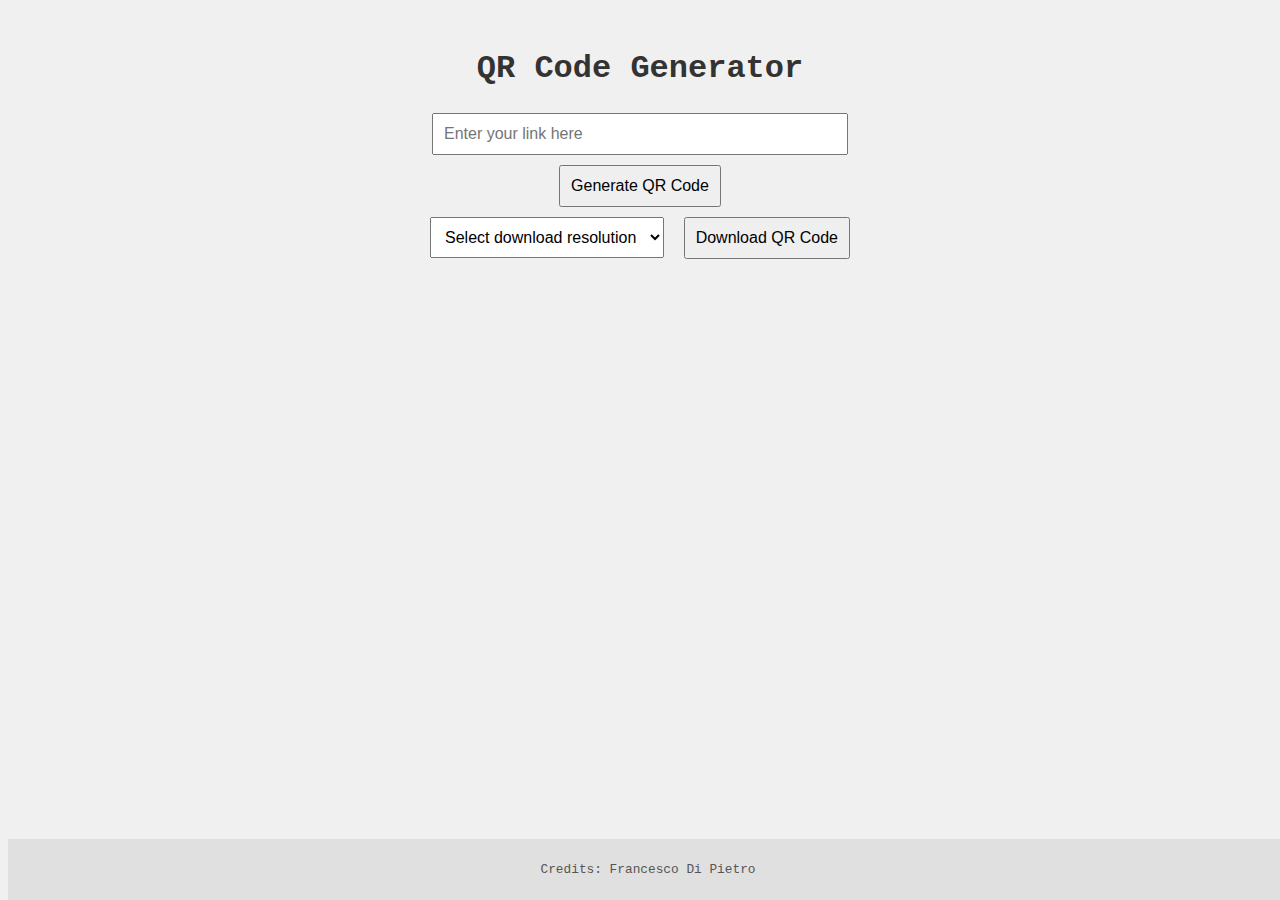
<file: index.html>
<!DOCTYPE html>
<html lang="en">
<head>
  <meta charset="UTF-8">
  <title>QR Code Generator</title>
  <style>
    /* Old-school vibe styling */
    body {
      background-color: #f0f0f0;
      font-family: 'Courier New', Courier, monospace;
      color: #333;
      text-align: center;
      margin-top: 50px;
      padding-bottom: 60px; /* space for footer */
    }
    input, button, select {
      font-size: 1em;
      padding: 10px;
      margin: 5px;
    }
    #qrcode {
      margin-top: 20px;
    }
    /* Center the generated QR code image */
    #qrcode img {
      display: block;
      margin-left: auto;
      margin-right: auto;
    }
    /* Footer styling */
    footer {
      position: fixed;
      bottom: 0;
      width: 100%;
      background-color: #e0e0e0;
      padding: 10px 0;
      font-size: 0.8em;
      color: #555;
    }
  </style>
</head>
<body>
  <h1>QR Code Generator</h1>
  <input id="link" type="text" placeholder="Enter your link here" size="40"/>
  <br/>
  <button id="generate">Generate QR Code</button>
  <br/>
  <!-- Dropdown to choose a resolution for download -->
  <select id="resolution">
    <option value="">Select download resolution</option>
    <option value="256">256 x 256</option>
    <option value="512">512 x 512</option>
    <option value="1024">1024 x 1024</option>
  </select>
  <button id="download">Download QR Code</button>
  <div id="qrcode"></div>
  
  <!-- Include the local qrcode.min.js file -->
  <script src="qrcode.js"></script> 
  <script>
    // Generate the displayed QR code (128x128)
    document.getElementById('generate').addEventListener('click', function() {
      var link = document.getElementById('link').value.trim();
      document.getElementById('qrcode').innerHTML = "";
      if(link) {
        new QRCode(document.getElementById("qrcode"), {
          text: link,
          width: 128,
          height: 128,
          colorDark : "#000000",
          colorLight : "#ffffff",
          correctLevel : QRCode.CorrectLevel.H
        });
      } else {
        alert("Please enter a valid link!");
      }
    });

    // Download button: generate and download QR code in chosen resolution
    document.getElementById('download').addEventListener('click', function() {
      var link = document.getElementById('link').value.trim();
      var res = document.getElementById('resolution').value;
      if(!link) {
        alert("Please enter a valid link!");
        return;
      }
      if(!res) {
        alert("Please select a download resolution from the dropdown!");
        return;
      }
      // Create a temporary hidden container for generating the high-res QR code
      var tempDiv = document.createElement("div");
      tempDiv.style.visibility = "hidden";
      document.body.appendChild(tempDiv);
      // Generate the QR code at the chosen resolution
      new QRCode(tempDiv, {
        text: link,
        width: parseInt(res),
        height: parseInt(res),
        colorDark : "#000000",
        colorLight : "#ffffff",
        correctLevel : QRCode.CorrectLevel.H
      });
      // Give the library a moment to render the QR code
      setTimeout(function() {
        var img = tempDiv.getElementsByTagName("img")[0];
        if(!img) {
          alert("Failed to generate QR code image!");
          document.body.removeChild(tempDiv);
          return;
        }
        // Create a temporary link to trigger the download
        var a = document.createElement("a");
        a.href = img.src;
        a.download = "qrcode_" + res + "x" + res + ".png";
        document.body.appendChild(a);
        a.click();
        // Cleanup
        document.body.removeChild(a);
        document.body.removeChild(tempDiv);
      }, 100);
    });
  </script>

  <!-- Footer with credits and donation address -->
  <footer>
    <p>Credits: Francesco Di Pietro</p>
  </footer>
</body>
</html>
</file>
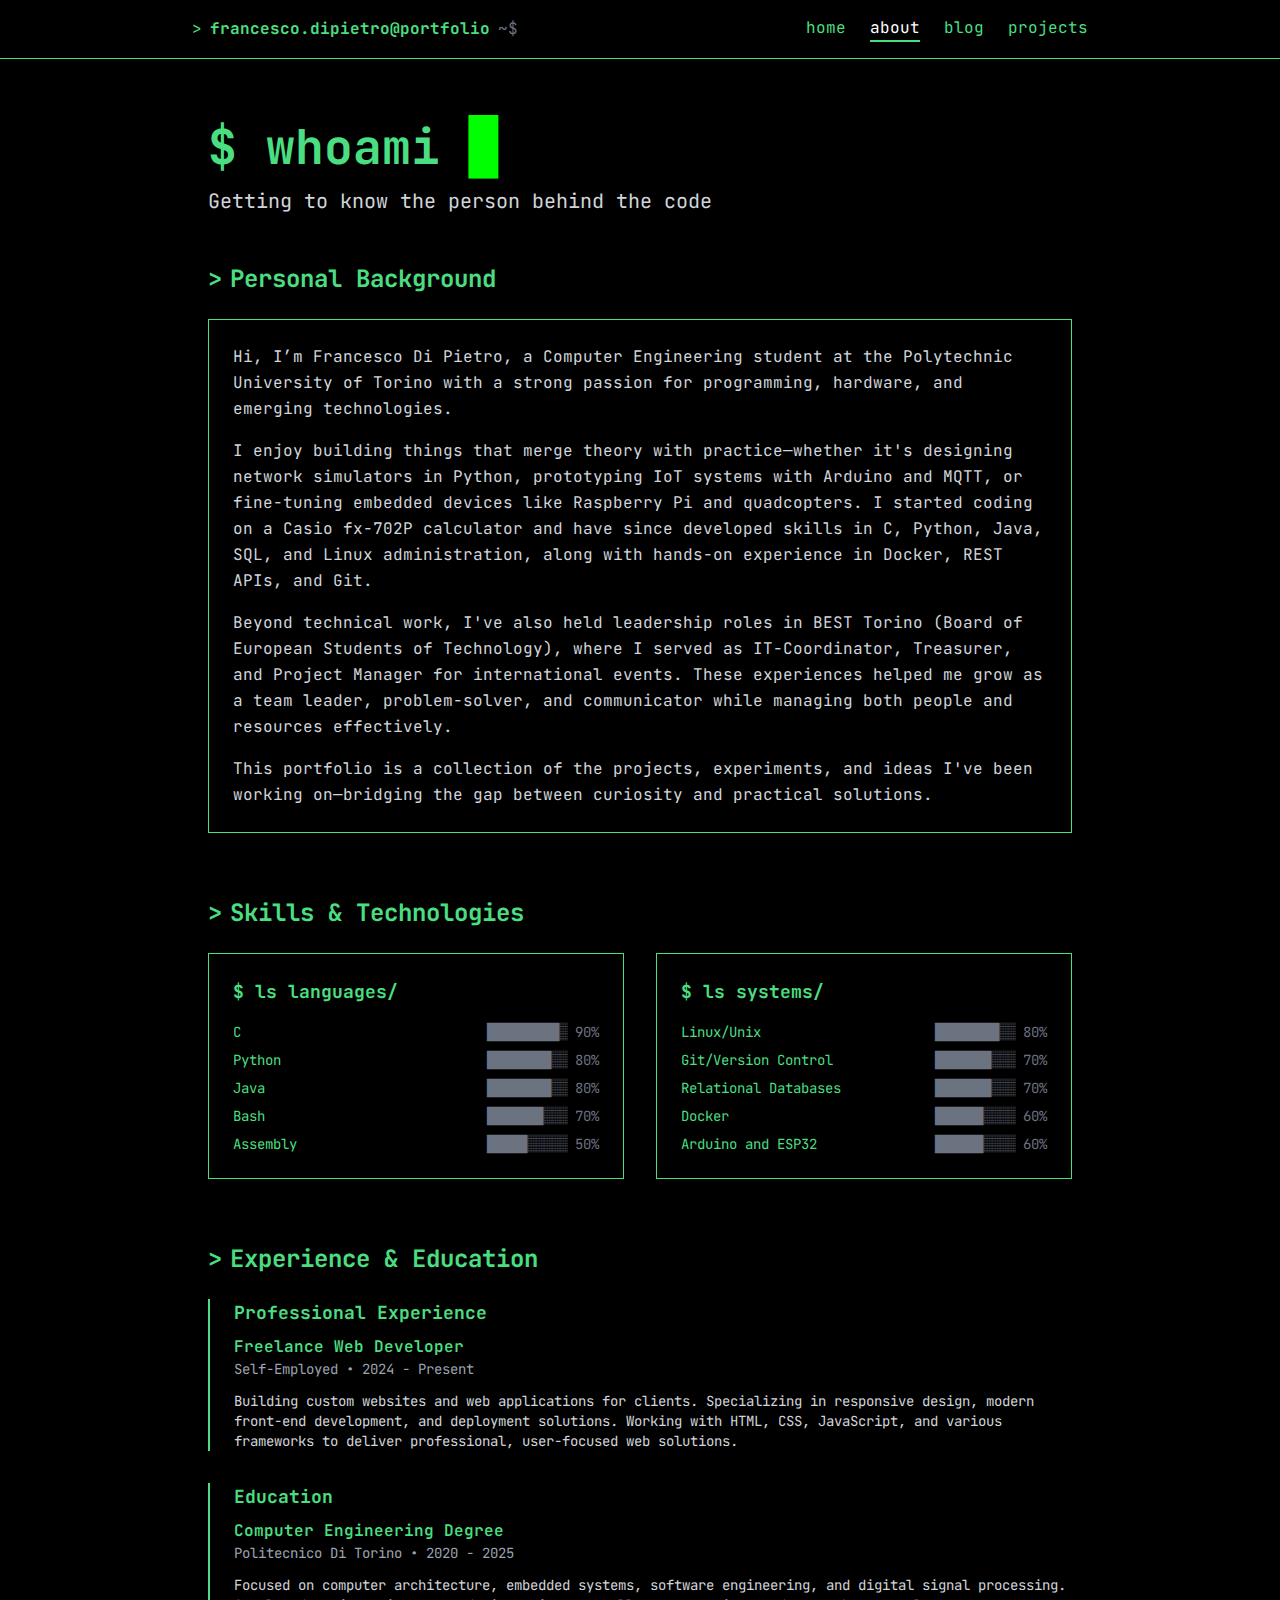
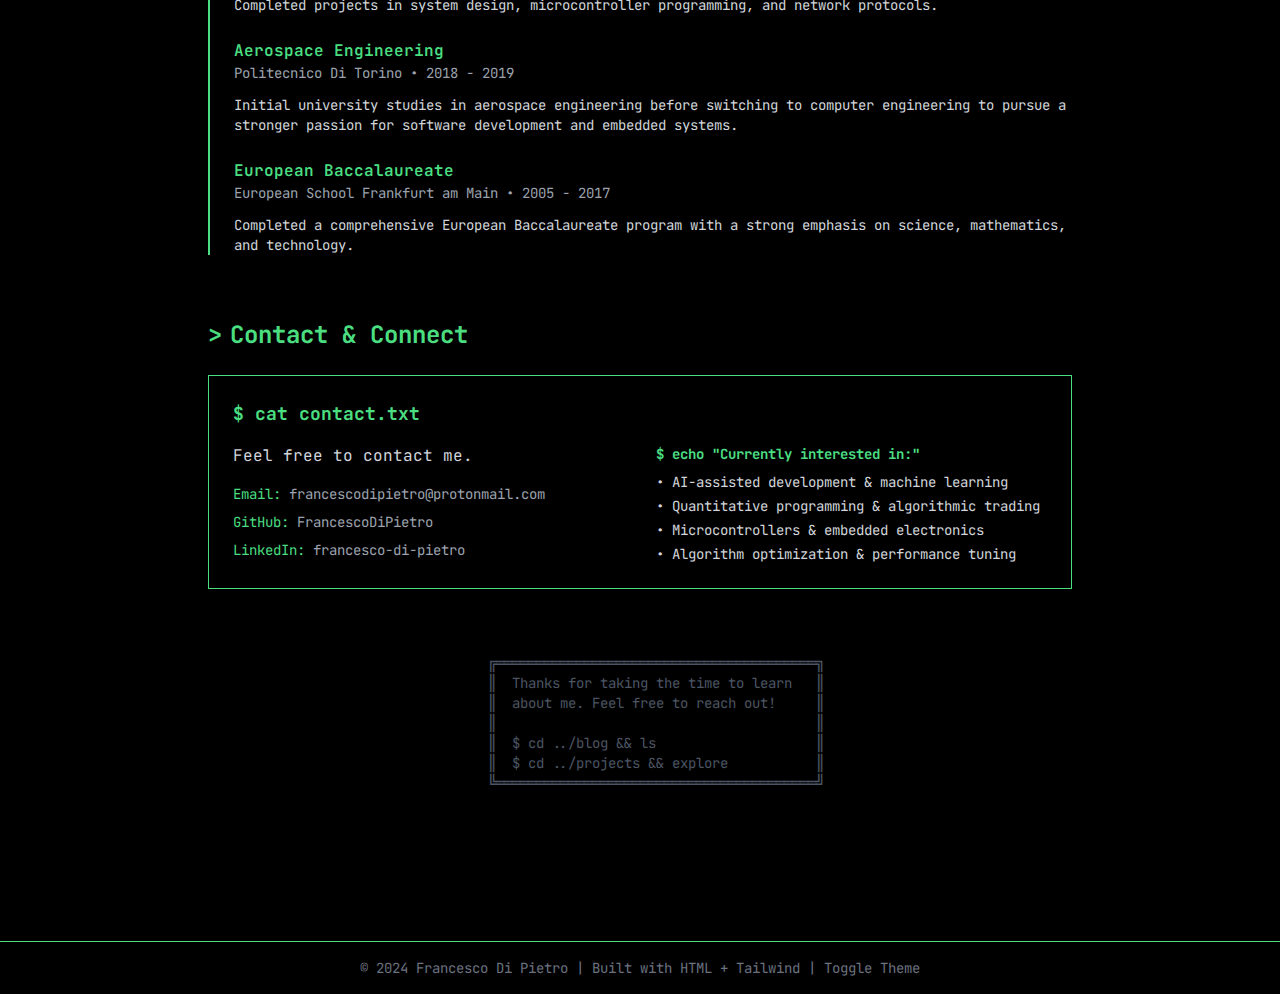
<file: about.html>
<!DOCTYPE html>
<html lang="en">

<head>
    <meta charset="UTF-8">
    <meta name="viewport" content="width=device-width, initial-scale=1.0">
    <title>About | Francesco Di Pietro | Computer Engineer</title>
    <link rel="icon" type="image/svg+xml" href="assets/favicon.svg">

    <!-- SEO Meta Tags -->
    <meta name="description"
        content="Learn about Francesco Di Pietro, Computer Engineer. Background, skills, experience, and what drives my passion for engineering and technology.">
    <meta name="keywords" content="computer engineer, about, experience, skills, education, career">

    <!-- Google Fonts - JetBrains Mono -->
    <link rel="preconnect" href="https://fonts.googleapis.com">
    <link rel="preconnect" href="https://fonts.gstatic.com" crossorigin>
    <link href="https://fonts.googleapis.com/css2?family=JetBrains+Mono:ital,wght@0,400;0,500;0,700;1,400&display=swap"
        rel="stylesheet">

    <!-- Tailwind CSS (Local) -->
    <link rel="stylesheet" href="assets/css/tailwind.css">

    <!-- Initialize theme early to prevent flash -->
    <script>
        // Apply theme immediately to prevent flash
        const savedTheme = localStorage.getItem('theme') || 'dark';
        if (savedTheme === 'dark') {
            document.documentElement.classList.add('dark');
        }
    </script>
</head>

<body class="bg-white dark:bg-black text-black dark:text-green-400 min-h-screen">
    <!-- Navigation -->
    <nav class="p-4 border-b border-gray-800 dark:border-green-400">
        <div class="max-w-4xl mx-auto flex justify-between items-center">
            <div class="flex items-center space-x-2">
                <span class="text-gray-800 dark:text-green-400">></span>
                <a href="index.html"
                    class="font-bold hover:text-black dark:hover:text-white transition-colors">francesco.dipietro@portfolio</a>
                <span class="text-gray-600 dark:text-gray-500">~$</span>
            </div>

            <div class="hidden md:flex space-x-6">
                <a href="index.html"
                    class="text-gray-600 dark:text-green-400 hover:text-black dark:hover:text-white transition-colors">home</a>
                <a href="about.html"
                    class="text-black dark:text-white border-b-2 border-gray-800 dark:border-green-400">about</a>
                <a href="blog.html"
                    class="text-gray-600 dark:text-green-400 hover:text-black dark:hover:text-white transition-colors">blog</a>
                <a href="projects.html"
                    class="text-gray-600 dark:text-green-400 hover:text-black dark:hover:text-white transition-colors">projects</a>
            </div>

            <!-- Mobile menu button -->
            <button id="mobile-menu-btn" class="md:hidden" aria-label="Toggle navigation menu">
                <span class="text-gray-800 dark:text-green-400">☰</span>
            </button>
        </div>

        <!-- Mobile menu -->
        <div id="mobile-menu" class="hidden md:hidden mt-4 space-y-2">
            <a href="index.html"
                class="block text-gray-600 dark:text-green-400 hover:text-black dark:hover:text-white transition-colors">home</a>
            <a href="about.html" class="block text-black dark:text-white">about</a>
            <a href="blog.html"
                class="block text-gray-600 dark:text-green-400 hover:text-black dark:hover:text-white transition-colors">blog</a>
            <a href="projects.html"
                class="block text-gray-600 dark:text-green-400 hover:text-black dark:hover:text-white transition-colors">projects</a>
        </div>
    </nav>

    <!-- Main Content -->
    <main class="max-w-4xl mx-auto p-4">
        <!-- Header -->
        <section class="my-12">
            <h1 class="text-4xl md:text-5xl font-bold mb-4">
                <span class="text-gray-800 dark:text-green-400">$ whoami</span>
                <span class="terminal-cursor"></span>
            </h1>
            <p class="text-xl text-gray-700 dark:text-gray-300">Getting to know the person behind the code</p>
        </section>

        <!-- Personal Background -->
        <section class="mb-16">
            <h2 class="text-2xl font-bold mb-6 flex items-center">
                <span class="text-gray-800 dark:text-green-400">></span>
                <span class="ml-2">Personal Background</span>
            </h2>

            <div class="border border-gray-800 dark:border-green-400 p-6 mb-6">
                <p class="mb-4 text-gray-600 dark:text-gray-300 leading-relaxed">
                    Hi, I’m Francesco Di Pietro, a Computer Engineering student at the Polytechnic University of Torino
                    with a strong passion for programming, hardware, and emerging technologies.
                </p>

                <p class="mb-4 text-gray-600 dark:text-gray-300 leading-relaxed">
                    I enjoy building things that merge theory with practice—whether it's designing
                    network simulators in Python, prototyping IoT systems with Arduino and MQTT, or
                    fine-tuning embedded devices like Raspberry Pi and quadcopters. I started coding
                    on a Casio fx-702P calculator and have since developed skills in C, Python, Java, SQL,
                    and Linux administration, along with hands-on experience in Docker, REST APIs, and Git.
                </p>

                <p class="mb-4 text-gray-600 dark:text-gray-300 leading-relaxed">
                    Beyond technical work, I've also held leadership roles in BEST Torino (Board of European Students
                    of Technology), where I served as IT-Coordinator, Treasurer, and Project Manager for
                    international events. These experiences helped me grow as a team leader, problem-solver,
                    and communicator while managing both people and resources effectively.
                </p>

                <p class="text-gray-600 dark:text-gray-300 leading-relaxed">
                    This portfolio is a collection of the projects, experiments, and ideas I've been working
                    on—bridging the gap between curiosity and practical solutions.
                </p>
            </div>
        </section>

        <!-- Skills & Technologies -->
        <section class="mb-16">
            <h2 class="text-2xl font-bold mb-6 flex items-center">
                <span class="text-gray-800 dark:text-green-400">></span>
                <span class="ml-2">Skills & Technologies</span>
            </h2>

            <!-- Skills Grid -->
            <div class="grid md:grid-cols-2 gap-8">
                <!-- Programming Languages -->
                <div class="border border-gray-800 dark:border-green-400 p-6">
                    <h3 class="text-lg font-bold mb-4 text-gray-800 dark:text-green-400">$ ls languages/</h3>
                    <div class="space-y-2 text-sm">
                        <div class="flex justify-between">
                            <span>C</span>
                            <span class="text-gray-500 dark:text-gray-500">█████████░ 90%</span>
                        </div>
                        <div class="flex justify-between">
                            <span>Python</span>
                            <span class="text-gray-500">████████░░ 80%</span>
                        </div>
                        <div class="flex justify-between">
                            <span>Java</span>
                            <span class="text-gray-500">████████░░ 80%</span>
                        </div>
                        <div class="flex justify-between">
                            <span>Bash</span>
                            <span class="text-gray-500">███████░░░ 70%</span>
                        </div>
                        <div class="flex justify-between">
                            <span>Assembly</span>
                            <span class="text-gray-500">█████░░░░░ 50%</span>
                        </div>
                    </div>
                </div>

                <!-- Systems & Tools -->
                <div class="border border-gray-800 dark:border-green-400 p-6">
                    <h3 class="text-lg font-bold mb-4 text-gray-800 dark:text-green-400">$ ls systems/</h3>
                    <div class="space-y-2 text-sm">
                        <div class="flex justify-between">
                            <span>Linux/Unix</span>
                            <span class="text-gray-500">████████░░ 80%</span>
                        </div>
                        <div class="flex justify-between">
                            <span>Git/Version Control</span>
                            <span class="text-gray-500">███████░░░ 70%</span>
                        </div>
                        <div class="flex justify-between">
                            <span>Relational Databases</span>
                            <span class="text-gray-500">███████░░░ 70%</span>
                        </div>
                        <div class="flex justify-between">
                            <span>Docker</span>
                            <span class="text-gray-500">██████░░░░ 60%</span>
                        </div>
                        <div class="flex justify-between">
                            <span>Arduino and ESP32</span>
                            <span class="text-gray-500">██████░░░░ 60%</span>
                        </div>
                    </div>
                </div>
            </div>

        </section>

        <!-- Experience & Education -->
        <section class="mb-16">
            <h2 class="text-2xl font-bold mb-6 flex items-center">
                <span class="text-gray-800 dark:text-green-400">></span>
                <span class="ml-2">Experience & Education</span>
            </h2>

            <!-- Timeline Style Experience -->
            <div class="space-y-8">
                <div class="border-l-2 border-gray-800 dark:border-green-400 pl-6">
                    <h3 class="text-lg font-bold text-gray-800 dark:text-green-400 mb-2">Professional Experience</h3>
                    <p class="font-semibold">Freelance Web Developer</p>
                    <p class="text-gray-600 dark:text-gray-400 text-sm mb-3">Self-Employed • 2024 - Present</p>
                    <p class="text-gray-600 dark:text-gray-300 text-sm">
                        Building custom websites and web applications for clients. Specializing in
                        responsive design, modern front-end development, and deployment solutions.
                        Working with HTML, CSS, JavaScript, and various frameworks to deliver
                        professional, user-focused web solutions.
                    </p>
                </div>

                <div class="border-l-2 border-gray-800 dark:border-green-400 pl-6">
                    <h3 class="text-lg font-bold text-gray-800 dark:text-green-400 mb-2">Education</h3>
                    <p class="font-semibold">Computer Engineering Degree</p>
                    <p class="text-gray-600 dark:text-gray-400 text-sm mb-3">Politecnico Di Torino • 2020 - 2025</p>
                    <p class="text-gray-600 dark:text-gray-300 text-sm mb-6">
                        Focused on computer architecture, embedded systems, software engineering,
                        and digital signal processing. Completed projects in system design,
                        microcontroller programming, and network protocols.
                    </p>
                    <p class="font-semibold">Aerospace Engineering</p>
                    <p class="text-gray-600 dark:text-gray-400 text-sm mb-3">Politecnico Di Torino • 2018 - 2019</p>
                    <p class="text-gray-600 dark:text-gray-300 text-sm mb-6">
                        Initial university studies in aerospace engineering before switching to
                        computer engineering to pursue a stronger passion for software development
                        and embedded systems.
                    </p>
                    <p class="font-semibold">European Baccalaureate</p>
                    <p class="text-gray-600 dark:text-gray-400 text-sm mb-3">European School Frankfurt am Main • 2005 -
                        2017</p>
                    <p class="text-gray-600 dark:text-gray-300 text-sm">
                        Completed a comprehensive European Baccalaureate program with a strong emphasis on science,
                        mathematics, and technology.
                    </p>
                </div>

            </div>
        </section>

        <!-- Contact Information -->
        <section class="mb-16">
            <h2 class="text-2xl font-bold mb-6 flex items-center">
                <span class="text-gray-800 dark:text-green-400">></span>
                <span class="ml-2">Contact & Connect</span>
            </h2>

            <div class="border border-gray-800 dark:border-green-400 p-6">
                <h3 class="text-lg font-bold mb-4 text-gray-800 dark:text-green-400">$ cat contact.txt</h3>

                <div class="grid md:grid-cols-2 gap-8">
                    <div>
                        <p class="mb-4 text-gray-600 dark:text-gray-300">
                            Feel free to contact me.
                        </p>

                        <div class="space-y-2 text-sm">
                            <p><span class="text-gray-800 dark:text-green-400">Email:</span> <a
                                    href="mailto:francescodipietro@protonmail.com"
                                    class="text-gray-600 dark:text-gray-400 hover:text-black dark:hover:text-white transition-colors">francescodipietro@protonmail.com</a>
                            </p>
                            <p><span class="text-gray-800 dark:text-green-400">GitHub:</span> <a
                                    href="https://github.com/FrancescoDiPietro" target="_blank"
                                    rel="noopener noreferrer"
                                    class="text-gray-600 dark:text-gray-400 hover:text-black dark:hover:text-white transition-colors">FrancescoDiPietro</a>
                            </p>
                            <p><span class="text-gray-800 dark:text-green-400">LinkedIn:</span> <a
                                    href="https://www.linkedin.com/in/francesco-di-pietro-48868b256/" target="_blank"
                                    rel="noopener noreferrer"
                                    class="text-gray-600 dark:text-gray-400 hover:text-black dark:hover:text-white transition-colors">francesco-di-pietro</a>
                            </p>
                        </div>
                    </div>

                    <div class="text-sm">
                        <h4 class="font-bold mb-2 text-gray-800 dark:text-green-400">$ echo "Currently interested in:"
                        </h4>
                        <ul class="space-y-1 text-gray-600 dark:text-gray-300">
                            <li>• AI-assisted development & machine learning</li>
                            <li>• Quantitative programming & algorithmic trading</li>
                            <li>• Microcontrollers & embedded electronics</li>
                            <li>• Algorithm optimization & performance tuning</li>
                        </ul>
                    </div>
                </div>
            </div>
        </section>

        <!-- ASCII Art Divider -->
        <div class="text-center text-gray-600 dark:text-gray-600 text-sm my-12">
            <pre>
    ╔════════════════════════════════════════╗
    ║  Thanks for taking the time to learn   ║
    ║  about me. Feel free to reach out!     ║
    ║                                        ║
    ║  $ cd ../blog && ls                    ║
    ║  $ cd ../projects && explore           ║
    ╚════════════════════════════════════════╝
            </pre>
        </div>
    </main>

    <!-- Footer -->
    <footer class="border-t border-gray-800 dark:border-green-400 mt-16 p-4">
        <div class="max-w-4xl mx-auto text-center text-gray-500 text-sm">
            <p>© 2024 Francesco Di Pietro | Built with HTML + Tailwind |
                <a href="#" id="theme-toggle" class="hover:text-gray-800 dark:hover:text-green-400 transition-colors"
                    aria-label="Toggle dark/light theme" role="button">Toggle Theme</a>
            </p>
        </div>
    </footer>

    <!-- Shared JavaScript -->
    <script src="assets/js/main.js"></script>
</body>

</html>
</file>
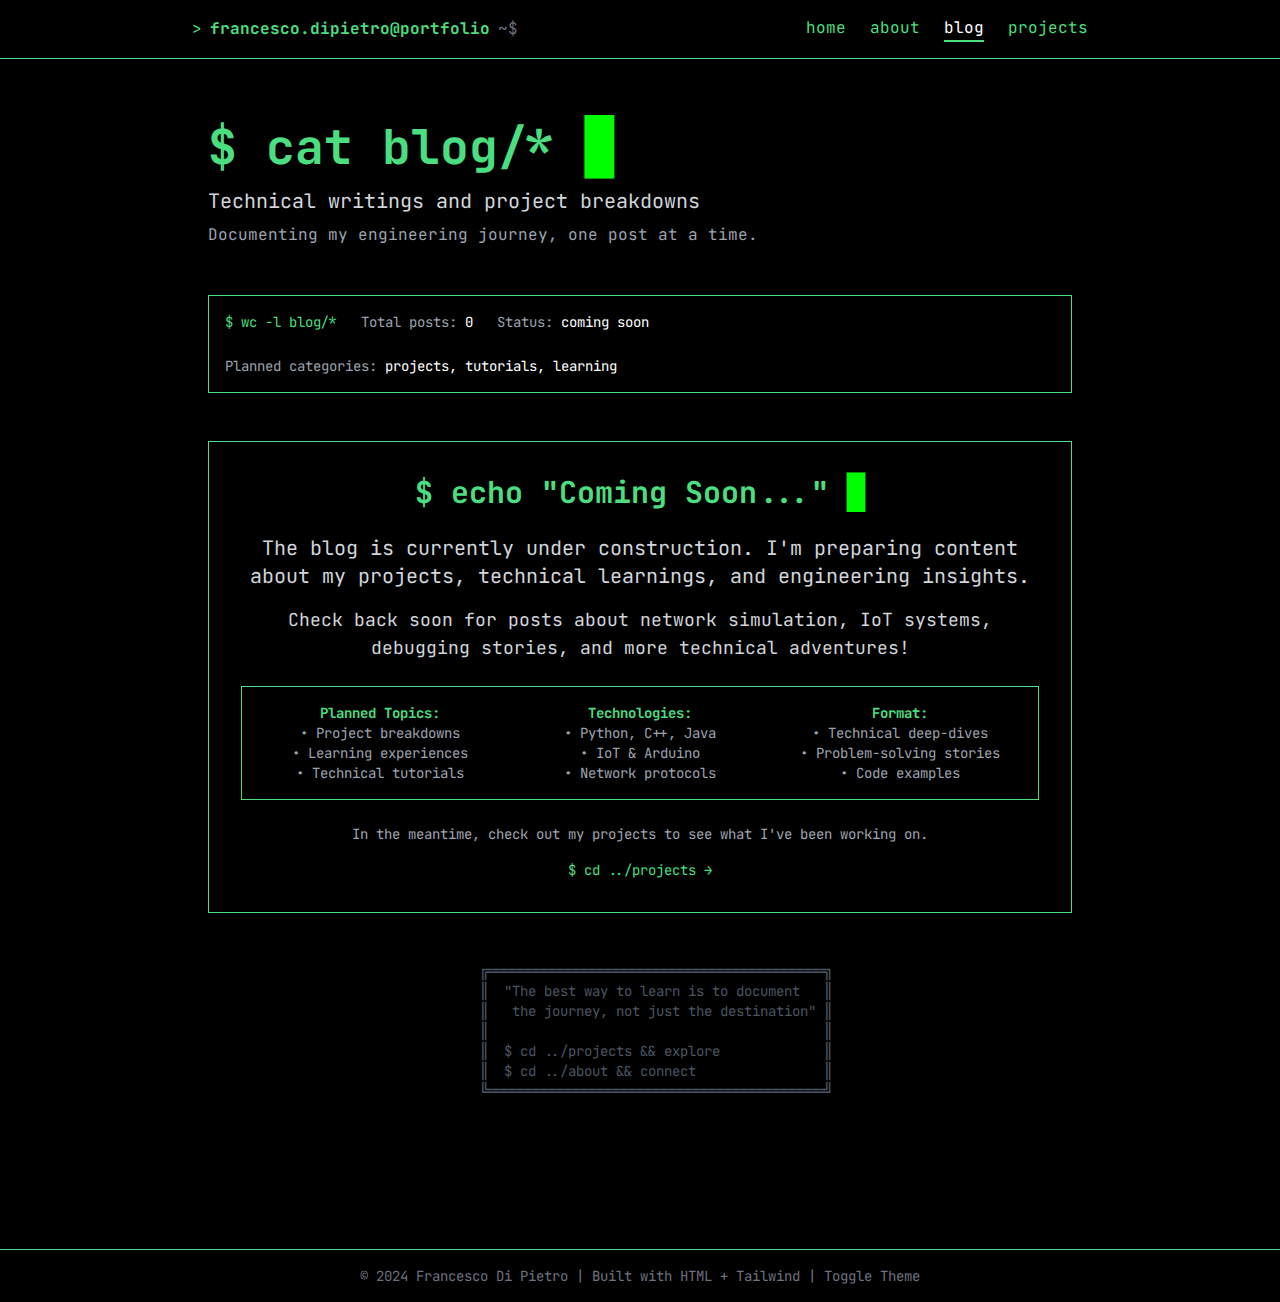
<file: blog.html>
<!DOCTYPE html>
<html lang="en">

<head>
    <meta charset="UTF-8">
    <meta name="viewport" content="width=device-width, initial-scale=1.0">
    <title>Blog | Francesco Di Pietro | Computer Engineer</title>
    <link rel="icon" type="image/svg+xml" href="assets/favicon.svg">

    <!-- SEO Meta Tags -->
    <meta name="description"
        content="Technical blog by Francesco Di Pietro, Computer Engineer. Project breakdowns, learning experiences, and engineering insights.">
    <meta name="keywords" content="computer engineer, technical blog, programming, projects, engineering">

    <!-- Google Fonts - JetBrains Mono -->
    <link rel="preconnect" href="https://fonts.googleapis.com">
    <link rel="preconnect" href="https://fonts.gstatic.com" crossorigin>
    <link href="https://fonts.googleapis.com/css2?family=JetBrains+Mono:ital,wght@0,400;0,500;0,700;1,400&display=swap"
        rel="stylesheet">

    <!-- Tailwind CSS (Local) -->
    <link rel="stylesheet" href="assets/css/tailwind.css">

    <!-- Initialize theme early to prevent flash -->
    <script>
        // Apply theme immediately to prevent flash
        const savedTheme = localStorage.getItem('theme') || 'dark';
        if (savedTheme === 'dark') {
            document.documentElement.classList.add('dark');
        }
    </script>
</head>

<body class="bg-white dark:bg-black text-black dark:text-green-400 min-h-screen">
    <!-- Navigation -->
    <nav class="p-4 border-b border-gray-800 dark:border-green-400">
        <div class="max-w-4xl mx-auto flex justify-between items-center">
            <div class="flex items-center space-x-2">
                <span class="text-gray-800 dark:text-green-400">></span>
                <a href="index.html"
                    class="font-bold hover:text-black dark:hover:text-white transition-colors">francesco.dipietro@portfolio</a>
                <span class="text-gray-600 dark:text-gray-500">~$</span>
            </div>

            <div class="hidden md:flex space-x-6">
                <a href="index.html"
                    class="text-gray-600 dark:text-green-400 hover:text-black dark:hover:text-white transition-colors">home</a>
                <a href="about.html"
                    class="text-gray-600 dark:text-green-400 hover:text-black dark:hover:text-white transition-colors">about</a>
                <a href="blog.html"
                    class="text-black dark:text-white border-b-2 border-gray-800 dark:border-green-400">blog</a>
                <a href="projects.html"
                    class="text-gray-600 dark:text-green-400 hover:text-black dark:hover:text-white transition-colors">projects</a>
            </div>

            <!-- Mobile menu button -->
            <button id="mobile-menu-btn" class="md:hidden" aria-label="Toggle navigation menu">
                <span class="text-gray-800 dark:text-green-400">☰</span>
            </button>
        </div>

        <!-- Mobile menu -->
        <div id="mobile-menu" class="hidden md:hidden mt-4 space-y-2">
            <a href="index.html"
                class="block text-gray-600 dark:text-green-400 hover:text-black dark:hover:text-white transition-colors">home</a>
            <a href="about.html"
                class="block text-gray-600 dark:text-green-400 hover:text-black dark:hover:text-white transition-colors">about</a>
            <a href="blog.html" class="block text-black dark:text-white">blog</a>
            <a href="projects.html"
                class="block text-gray-600 dark:text-green-400 hover:text-black dark:hover:text-white transition-colors">projects</a>
        </div>
    </nav>

    <!-- Main Content -->
    <main class="max-w-4xl mx-auto p-4">
        <!-- Header -->
        <section class="my-12">
            <h1 class="text-4xl md:text-5xl font-bold mb-4">
                <span class="text-gray-800 dark:text-green-400">$ cat blog/*</span>
                <span class="terminal-cursor"></span>
            </h1>
            <p class="text-xl text-gray-700 dark:text-gray-300">Technical writings and project breakdowns</p>
            <p class="text-gray-600 dark:text-gray-400 mt-2">
                Documenting my engineering journey, one post at a time.
            </p>
        </section>

        <!-- Blog Stats -->
        <section class="mb-12">
            <div class="border border-gray-800 dark:border-green-400 p-4 text-sm">
                <div class="flex flex-wrap gap-6">
                    <div>
                        <span class="text-gray-800 dark:text-green-400">$ wc -l blog/*</span>
                    </div>
                    <div>
                        <span class="text-gray-600 dark:text-gray-400">Total posts:</span> <span
                            class="text-black dark:text-white">0</span>
                    </div>
                    <div>
                        <span class="text-gray-600 dark:text-gray-400">Status:</span> <span
                            class="text-black dark:text-white">coming soon</span>
                    </div>
                    <div>
                        <span class="text-gray-600 dark:text-gray-400">Planned categories:</span> <span
                            class="text-black dark:text-white">projects, tutorials, learning</span>
                    </div>
                </div>
            </div>
        </section>

        <!-- Coming Soon Section -->
        <section class="space-y-8">
            <!-- Coming Soon Message -->
            <article class="border border-gray-800 dark:border-green-400 p-8 text-center">
                <header class="mb-6">
                    <h2 class="text-3xl font-bold mb-4 text-gray-800 dark:text-green-400">
                        $ echo "Coming Soon..."
                        <span class="terminal-cursor"></span>
                    </h2>
                </header>

                <div class="mb-6 text-gray-600 dark:text-gray-300">
                    <p class="text-xl mb-4">
                        The blog is currently under construction. I'm preparing content about my projects,
                        technical learnings, and engineering insights.
                    </p>
                    <p class="text-lg">
                        Check back soon for posts about network simulation, IoT systems, debugging stories,
                        and more technical adventures!
                    </p>
                </div>

                <div
                    class="text-sm border border-gray-800 dark:border-green-400 p-4 mb-6 text-gray-600 dark:text-gray-400">
                    <div class="grid md:grid-cols-3 gap-4">
                        <div>
                            <strong class="text-gray-800 dark:text-green-400">Planned Topics:</strong><br>
                            • Project breakdowns<br>
                            • Learning experiences<br>
                            • Technical tutorials
                        </div>
                        <div>
                            <strong class="text-gray-800 dark:text-green-400">Technologies:</strong><br>
                            • Python, C++, Java<br>
                            • IoT & Arduino<br>
                            • Network protocols
                        </div>
                        <div>
                            <strong class="text-gray-800 dark:text-green-400">Format:</strong><br>
                            • Technical deep-dives<br>
                            • Problem-solving stories<br>
                            • Code examples
                        </div>
                    </div>
                </div>

                <footer class="text-sm">
                    <p class="text-gray-600 dark:text-gray-400 mb-4">
                        In the meantime, check out my projects to see what I've been working on.
                    </p>
                    <a href="projects.html"
                        class="text-gray-800 dark:text-green-400 hover:text-black dark:hover:text-white transition-colors">
                        $ cd ../projects →
                    </a>
                </footer>
            </article>
        </section>

        <!-- ASCII Art Divider -->
        <div class="text-center text-gray-600 dark:text-gray-600 text-sm my-12">
            <pre>
    ╔══════════════════════════════════════════╗
    ║  "The best way to learn is to document   ║
    ║   the journey, not just the destination" ║
    ║                                          ║
    ║  $ cd ../projects && explore             ║
    ║  $ cd ../about && connect                ║
    ╚══════════════════════════════════════════╝
            </pre>
        </div>
    </main>

    <!-- Footer -->
    <footer class="border-t border-gray-800 dark:border-green-400 mt-16 p-4">
        <div class="max-w-4xl mx-auto text-center text-gray-500 text-sm">
            <p>© 2024 Francesco Di Pietro | Built with HTML + Tailwind |
                <a href="#" id="theme-toggle" class="hover:text-gray-800 dark:hover:text-green-400 transition-colors"
                    aria-label="Toggle dark/light theme" role="button">Toggle Theme</a>
            </p>
        </div>
    </footer>

    <!-- Shared JavaScript -->
    <script src="assets/js/main.js"></script>
</body>

</html>
</file>
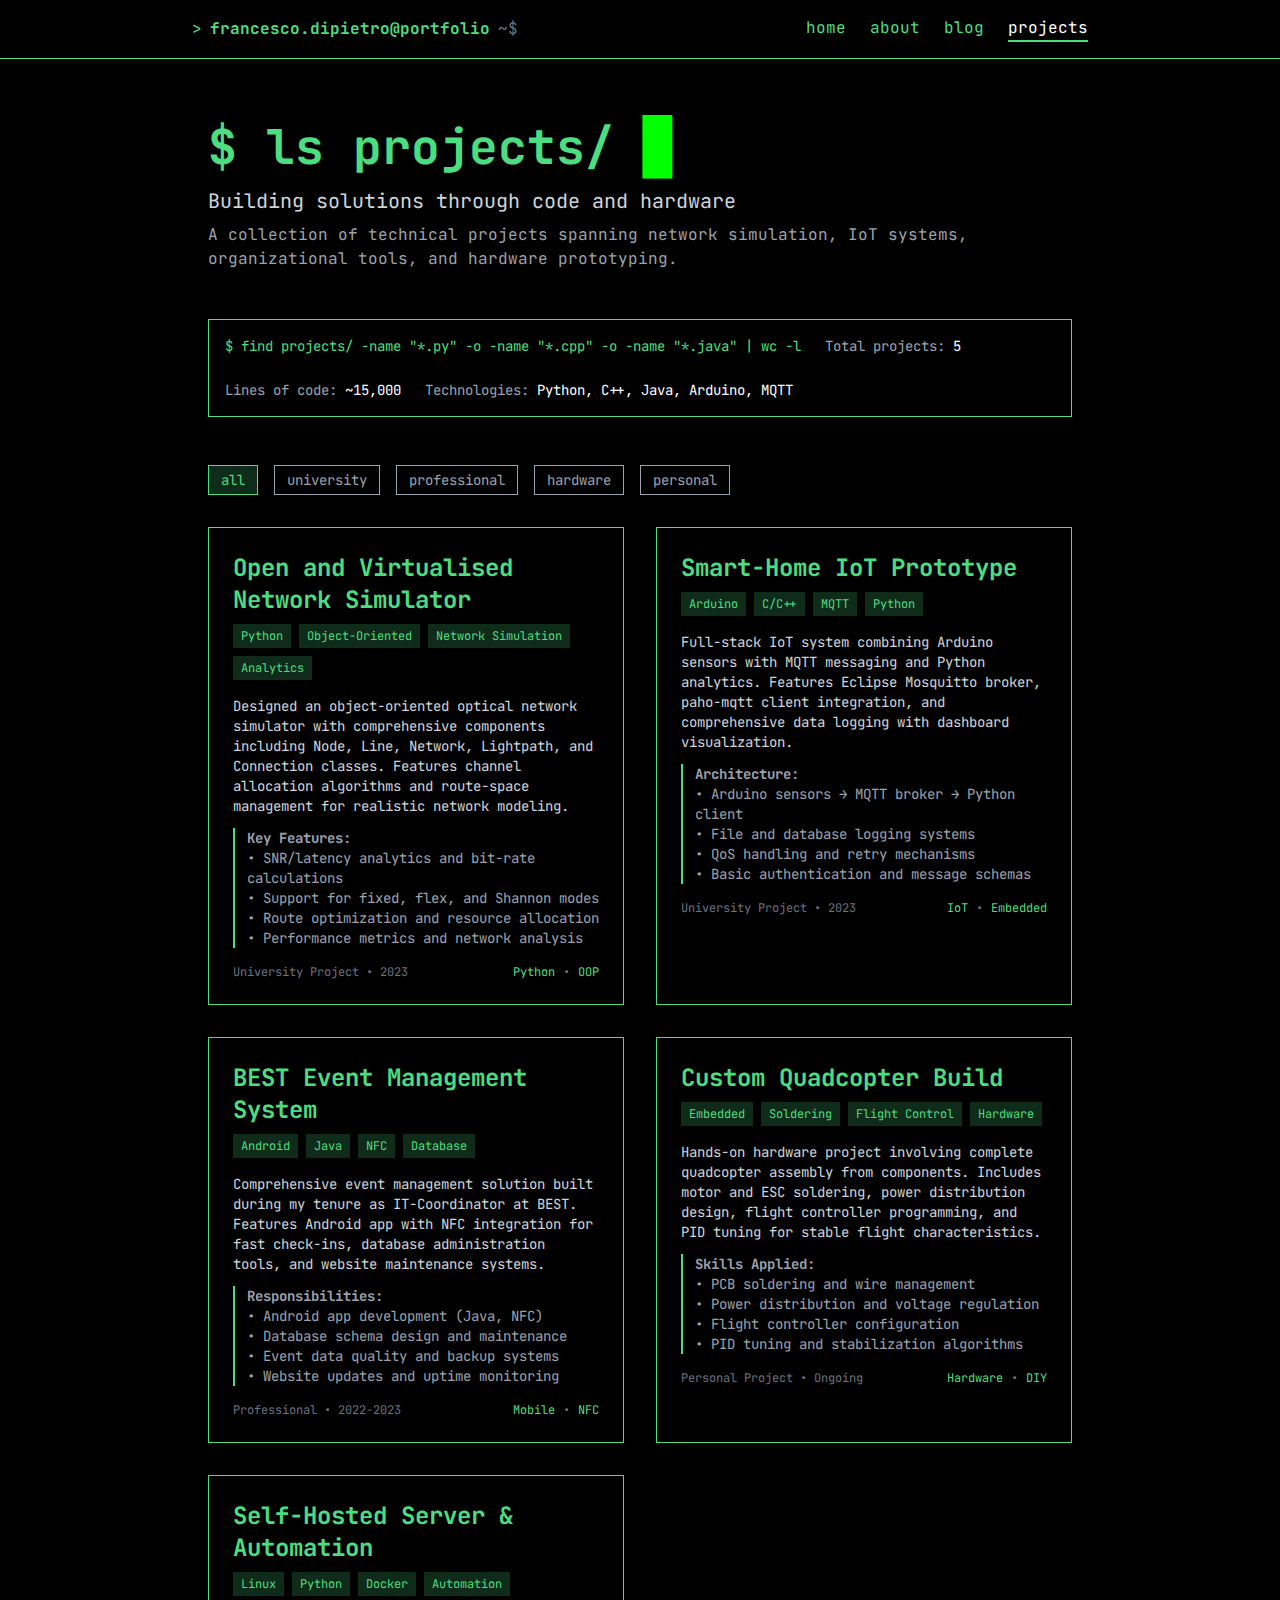
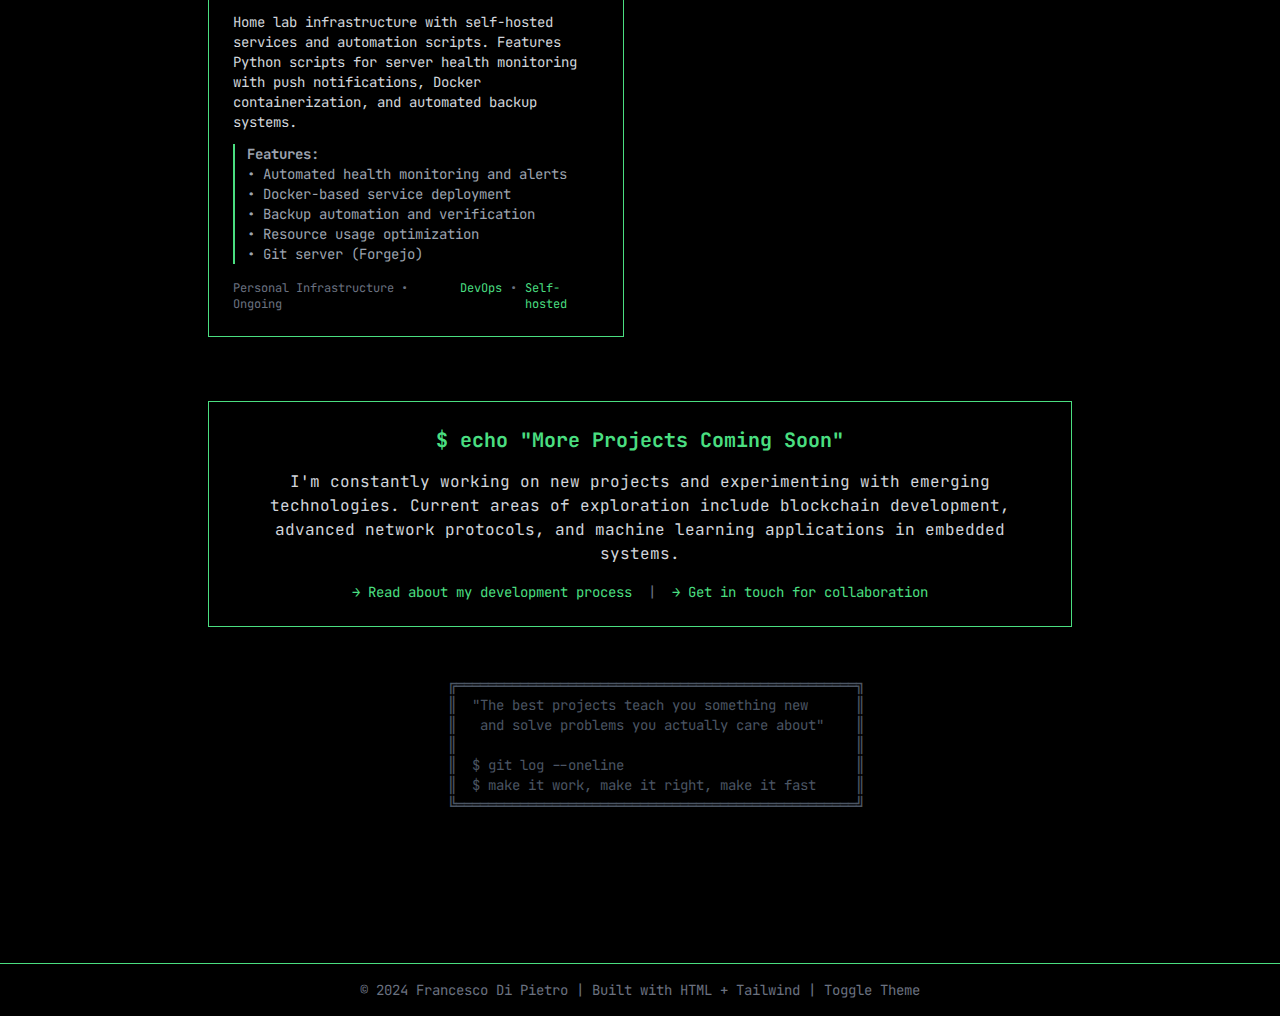
<file: projects.html>
<!DOCTYPE html>
<html lang="en">

<head>
    <meta charset="UTF-8">
    <meta name="viewport" content="width=device-width, initial-scale=1.0">
    <title>Projects | Francesco Di Pietro</title>
    <link rel="icon" type="image/svg+xml" href="assets/favicon.svg">

    <!-- SEO Meta Tags -->
    <meta name="description"
        content="Technical projects by Francesco Di Pietro, Computer Engineer. Network simulators, IoT prototypes, system monitoring, and more.">
    <meta name="keywords"
        content="computer engineer, projects, network simulator, IoT, Arduino, Python, system monitoring">

    <!-- Google Fonts - JetBrains Mono -->
    <link rel="preconnect" href="https://fonts.googleapis.com">
    <link rel="preconnect" href="https://fonts.gstatic.com" crossorigin>
    <link href="https://fonts.googleapis.com/css2?family=JetBrains+Mono:ital,wght@0,400;0,500;0,700;1,400&display=swap"
        rel="stylesheet">

    <!-- Tailwind CSS (Local) -->
    <link rel="stylesheet" href="assets/css/tailwind.css">

    <!-- Initialize theme early to prevent flash -->
    <script>
        // Apply theme immediately to prevent flash
        const savedTheme = localStorage.getItem('theme') || 'dark';
        if (savedTheme === 'dark') {
            document.documentElement.classList.add('dark');
        }
    </script>
</head>

<body class="bg-white dark:bg-black text-black dark:text-green-400 min-h-screen">
    <!-- Navigation -->
    <nav class="p-4 border-b border-gray-800 dark:border-green-400">
        <div class="max-w-4xl mx-auto flex justify-between items-center">
            <div class="flex items-center space-x-2">
                <span class="text-gray-800 dark:text-green-400">></span>
                <a href="index.html"
                    class="font-bold hover:text-black dark:hover:text-white transition-colors">francesco.dipietro@portfolio</a>
                <span class="text-gray-600 dark:text-gray-500">~$</span>
            </div>

            <div class="hidden md:flex space-x-6">
                <a href="index.html"
                    class="text-gray-600 dark:text-green-400 hover:text-black dark:hover:text-white transition-colors">home</a>
                <a href="about.html"
                    class="text-gray-600 dark:text-green-400 hover:text-black dark:hover:text-white transition-colors">about</a>
                <a href="blog.html"
                    class="text-gray-600 dark:text-green-400 hover:text-black dark:hover:text-white transition-colors">blog</a>
                <a href="projects.html"
                    class="text-black dark:text-white border-b-2 border-gray-800 dark:border-green-400">projects</a>
            </div>

            <!-- Mobile menu button -->
            <button id="mobile-menu-btn" class="md:hidden" aria-label="Toggle navigation menu">
                <span class="text-gray-800 dark:text-green-400">☰</span>
            </button>
        </div>

        <!-- Mobile menu -->
        <div id="mobile-menu" class="hidden md:hidden mt-4 space-y-2">
            <a href="index.html"
                class="block text-gray-600 dark:text-green-400 hover:text-black dark:hover:text-white transition-colors">home</a>
            <a href="about.html"
                class="block text-gray-600 dark:text-green-400 hover:text-black dark:hover:text-white transition-colors">about</a>
            <a href="blog.html"
                class="block text-gray-600 dark:text-green-400 hover:text-black dark:hover:text-white transition-colors">blog</a>
            <a href="projects.html" class="block text-black dark:text-white">projects</a>
        </div>
    </nav>

    <!-- Main Content -->
    <main class="max-w-4xl mx-auto p-4">
        <!-- Header -->
        <section class="my-12">
            <h1 class="text-4xl md:text-5xl font-bold mb-4">
                <span class="text-gray-800 dark:text-green-400">$ ls projects/</span>
                <span class="terminal-cursor"></span>
            </h1>
            <p class="text-xl text-gray-700 dark:text-gray-300">Building solutions through code and hardware</p>
            <p class="text-gray-600 dark:text-gray-400 mt-2">
                A collection of technical projects spanning network simulation, IoT systems,
                organizational tools, and hardware prototyping.
            </p>
        </section>

        <!-- Project Stats -->
        <section class="mb-12">
            <div class="border border-gray-800 dark:border-green-400 p-4 text-sm">
                <div class="flex flex-wrap gap-6">
                    <div>
                        <span class="text-gray-800 dark:text-green-400">$ find projects/ -name "*.py" -o -name "*.cpp"
                            -o -name "*.java" | wc -l</span>
                    </div>
                    <div>
                        <span class="text-gray-600 dark:text-gray-400">Total projects:</span> <span
                            class="text-black dark:text-white">5</span>
                    </div>
                    <div>
                        <span class="text-gray-600 dark:text-gray-400">Lines of code:</span> <span
                            class="text-black dark:text-white">~15,000</span>
                    </div>
                    <div>
                        <span class="text-gray-600 dark:text-gray-400">Technologies:</span> <span
                            class="text-black dark:text-white">Python, C++, Java, Arduino, MQTT</span>
                    </div>
                </div>
            </div>
        </section>

        <!-- Filter/Categories -->
        <section class="mb-8">
            <div class="flex flex-wrap gap-4 text-sm">
                <button
                    class="bg-gray-200 dark:bg-green-400 dark:bg-opacity-20 text-gray-800 dark:text-green-400 px-3 py-1 border border-gray-800 dark:border-green-400"
                    data-filter="all">
                    all
                </button>
                <button
                    class="text-gray-600 dark:text-gray-400 hover:text-gray-800 dark:hover:text-green-400 px-3 py-1 border border-gray-600 dark:border-gray-400 hover:border-gray-800 dark:hover:border-green-400 transition-colors"
                    data-filter="university">
                    university
                </button>
                <button
                    class="text-gray-600 dark:text-gray-400 hover:text-gray-800 dark:hover:text-green-400 px-3 py-1 border border-gray-600 dark:border-gray-400 hover:border-gray-800 dark:hover:border-green-400 transition-colors"
                    data-filter="professional">
                    professional
                </button>
                <button
                    class="text-gray-600 dark:text-gray-400 hover:text-gray-800 dark:hover:text-green-400 px-3 py-1 border border-gray-600 dark:border-gray-400 hover:border-gray-800 dark:hover:border-green-400 transition-colors"
                    data-filter="hardware">
                    hardware
                </button>
                <button
                    class="text-gray-600 dark:text-gray-400 hover:text-gray-800 dark:hover:text-green-400 px-3 py-1 border border-gray-600 dark:border-gray-400 hover:border-gray-800 dark:hover:border-green-400 transition-colors"
                    data-filter="personal">
                    personal
                </button>
            </div>
        </section>

        <!-- Projects Grid -->
        <section class="grid md:grid-cols-2 gap-8">
            <!-- Project 1: Network Simulator -->
            <article
                class="border border-gray-800 dark:border-green-400 p-6 hover:bg-gray-100 dark:hover:bg-green-400 dark:hover:bg-opacity-5 transition-colors project-card"
                data-category="university">
                <header class="mb-4">
                    <h3 class="text-2xl font-bold mb-2 text-gray-800 dark:text-green-400">
                        Open and Virtualised Network Simulator
                    </h3>
                    <div class="flex flex-wrap gap-2 text-xs mb-3">
                        <span
                            class="bg-gray-200 dark:bg-green-400 dark:bg-opacity-20 text-gray-800 dark:text-green-400 px-2 py-1">Python</span>
                        <span
                            class="bg-gray-200 dark:bg-green-400 dark:bg-opacity-20 text-gray-800 dark:text-green-400 px-2 py-1">Object-Oriented</span>
                        <span
                            class="bg-gray-200 dark:bg-green-400 dark:bg-opacity-20 text-gray-800 dark:text-green-400 px-2 py-1">Network
                            Simulation</span>
                        <span
                            class="bg-gray-200 dark:bg-green-400 dark:bg-opacity-20 text-gray-800 dark:text-green-400 px-2 py-1">Analytics</span>
                    </div>
                </header>

                <div class="mb-4 text-gray-600 dark:text-gray-300 text-sm">
                    <p class="mb-3">
                        Designed an object-oriented optical network simulator with comprehensive components
                        including Node, Line, Network, Lightpath, and Connection classes. Features channel
                        allocation algorithms and route-space management for realistic network modeling.
                    </p>

                    <div
                        class="border-l-2 border-gray-800 dark:border-green-400 pl-3 mb-3 text-gray-600 dark:text-gray-400">
                        <strong>Key Features:</strong><br>
                        • SNR/latency analytics and bit-rate calculations<br>
                        • Support for fixed, flex, and Shannon modes<br>
                        • Route optimization and resource allocation<br>
                        • Performance metrics and network analysis
                    </div>
                </div>

                <footer class="flex justify-between items-center text-xs">
                    <span class="text-gray-600 dark:text-gray-500">University Project • 2023</span>
                    <div class="flex gap-2">
                        <span class="text-gray-800 dark:text-green-400">Python</span>
                        <span class="text-gray-600 dark:text-gray-500">•</span>
                        <span class="text-gray-800 dark:text-green-400">OOP</span>
                    </div>
                </footer>
            </article>

            <!-- Project 2: Smart Home IoT -->
            <article
                class="border border-gray-800 dark:border-green-400 p-6 hover:bg-gray-100 dark:hover:bg-green-400 dark:hover:bg-opacity-5 transition-colors project-card"
                data-category="university hardware">
                <header class="mb-4">
                    <h3 class="text-2xl font-bold mb-2 text-gray-800 dark:text-green-400">
                        Smart-Home IoT Prototype
                    </h3>
                    <div class="flex flex-wrap gap-2 text-xs mb-3">
                        <span
                            class="bg-gray-200 dark:bg-green-400 dark:bg-opacity-20 text-gray-800 dark:text-green-400 px-2 py-1">Arduino</span>
                        <span
                            class="bg-gray-200 dark:bg-green-400 dark:bg-opacity-20 text-gray-800 dark:text-green-400 px-2 py-1">C/C++</span>
                        <span
                            class="bg-gray-200 dark:bg-green-400 dark:bg-opacity-20 text-gray-800 dark:text-green-400 px-2 py-1">MQTT</span>
                        <span
                            class="bg-gray-200 dark:bg-green-400 dark:bg-opacity-20 text-gray-800 dark:text-green-400 px-2 py-1">Python</span>
                    </div>
                </header>

                <div class="mb-4 text-gray-600 dark:text-gray-300 text-sm">
                    <p class="mb-3">
                        Full-stack IoT system combining Arduino sensors with MQTT messaging and Python
                        analytics. Features Eclipse Mosquitto broker, paho-mqtt client integration,
                        and comprehensive data logging with dashboard visualization.
                    </p>

                    <div
                        class="border-l-2 border-gray-800 dark:border-green-400 pl-3 mb-3 text-gray-600 dark:text-gray-400">
                        <strong>Architecture:</strong><br>
                        • Arduino sensors → MQTT broker → Python client<br>
                        • File and database logging systems<br>
                        • QoS handling and retry mechanisms<br>
                        • Basic authentication and message schemas
                    </div>
                </div>

                <footer class="flex justify-between items-center text-xs">
                    <span class="text-gray-600 dark:text-gray-500">University Project • 2023</span>
                    <div class="flex gap-2">
                        <span class="text-gray-800 dark:text-green-400">IoT</span>
                        <span class="text-gray-600 dark:text-gray-500">•</span>
                        <span class="text-gray-800 dark:text-green-400">Embedded</span>
                    </div>
                </footer>
            </article>


            <!-- Project 3: BEST Event Management -->
            <article
                class="border border-green-400 p-6 hover:bg-green-400 hover:bg-opacity-5 transition-colors project-card"
                data-category="professional">
                <header class="mb-4">
                    <h3 class="text-2xl font-bold mb-2 text-gray-800 dark:text-green-400">
                        BEST Event Management System
                    </h3>
                    <div class="flex flex-wrap gap-2 text-xs mb-3">
                        <span
                            class="bg-gray-200 dark:bg-green-400 dark:bg-opacity-20 text-gray-800 dark:text-green-400 px-2 py-1">Android</span>
                        <span
                            class="bg-gray-200 dark:bg-green-400 dark:bg-opacity-20 text-gray-800 dark:text-green-400 px-2 py-1">Java</span>
                        <span
                            class="bg-gray-200 dark:bg-green-400 dark:bg-opacity-20 text-gray-800 dark:text-green-400 px-2 py-1">NFC</span>
                        <span
                            class="bg-gray-200 dark:bg-green-400 dark:bg-opacity-20 text-gray-800 dark:text-green-400 px-2 py-1">Database</span>
                    </div>
                </header>

                <div class="mb-4 text-gray-600 dark:text-gray-300 text-sm">
                    <p class="mb-3">
                        Comprehensive event management solution built during my tenure as IT-Coordinator
                        at BEST. Features Android app with NFC integration for fast check-ins, database
                        administration tools, and website maintenance systems.
                    </p>

                    <div
                        class="border-l-2 border-gray-800 dark:border-green-400 pl-3 mb-3 text-gray-600 dark:text-gray-400">
                        <strong>Responsibilities:</strong><br>
                        • Android app development (Java, NFC)<br>
                        • Database schema design and maintenance<br>
                        • Event data quality and backup systems<br>
                        • Website updates and uptime monitoring
                    </div>
                </div>

                <footer class="flex justify-between items-center text-xs">
                    <span class="text-gray-600 dark:text-gray-500">Professional • 2022-2023</span>
                    <div class="flex gap-2">
                        <span class="text-gray-800 dark:text-green-400">Mobile</span>
                        <span class="text-gray-600 dark:text-gray-500">•</span>
                        <span class="text-gray-800 dark:text-green-400">NFC</span>
                    </div>
                </footer>
            </article>

            <!-- Project 4: Custom Quadcopter -->
            <article
                class="border border-green-400 p-6 hover:bg-green-400 hover:bg-opacity-5 transition-colors project-card"
                data-category="hardware personal">
                <header class="mb-4">
                    <h3 class="text-2xl font-bold mb-2 text-gray-800 dark:text-green-400">
                        Custom Quadcopter Build
                    </h3>
                    <div class="flex flex-wrap gap-2 text-xs mb-3">
                        <span
                            class="bg-gray-200 dark:bg-green-400 dark:bg-opacity-20 text-gray-800 dark:text-green-400 px-2 py-1">Embedded</span>
                        <span
                            class="bg-gray-200 dark:bg-green-400 dark:bg-opacity-20 text-gray-800 dark:text-green-400 px-2 py-1">Soldering</span>
                        <span
                            class="bg-gray-200 dark:bg-green-400 dark:bg-opacity-20 text-gray-800 dark:text-green-400 px-2 py-1">Flight
                            Control</span>
                        <span
                            class="bg-gray-200 dark:bg-green-400 dark:bg-opacity-20 text-gray-800 dark:text-green-400 px-2 py-1">Hardware</span>
                    </div>
                </header>

                <div class="mb-4 text-gray-600 dark:text-gray-300 text-sm">
                    <p class="mb-3">
                        Hands-on hardware project involving complete quadcopter assembly from components.
                        Includes motor and ESC soldering, power distribution design, flight controller
                        programming, and PID tuning for stable flight characteristics.
                    </p>

                    <div
                        class="border-l-2 border-gray-800 dark:border-green-400 pl-3 mb-3 text-gray-600 dark:text-gray-400">
                        <strong>Skills Applied:</strong><br>
                        • PCB soldering and wire management<br>
                        • Power distribution and voltage regulation<br>
                        • Flight controller configuration<br>
                        • PID tuning and stabilization algorithms
                    </div>
                </div>

                <footer class="flex justify-between items-center text-xs">
                    <span class="text-gray-600 dark:text-gray-500">Personal Project • Ongoing</span>
                    <div class="flex gap-2">
                        <span class="text-gray-800 dark:text-green-400">Hardware</span>
                        <span class="text-gray-600 dark:text-gray-500">•</span>
                        <span class="text-gray-800 dark:text-green-400">DIY</span>
                    </div>
                </footer>
            </article>

            <!-- Project 5: Server Automation -->
            <article
                class="border border-green-400 p-6 hover:bg-green-400 hover:bg-opacity-5 transition-colors project-card"
                data-category="personal">
                <header class="mb-4">
                    <h3 class="text-2xl font-bold mb-2 text-gray-800 dark:text-green-400">
                        Self-Hosted Server & Automation
                    </h3>
                    <div class="flex flex-wrap gap-2 text-xs mb-3">
                        <span
                            class="bg-gray-200 dark:bg-green-400 dark:bg-opacity-20 text-gray-800 dark:text-green-400 px-2 py-1">Linux</span>
                        <span
                            class="bg-gray-200 dark:bg-green-400 dark:bg-opacity-20 text-gray-800 dark:text-green-400 px-2 py-1">Python</span>
                        <span
                            class="bg-gray-200 dark:bg-green-400 dark:bg-opacity-20 text-gray-800 dark:text-green-400 px-2 py-1">Docker</span>
                        <span
                            class="bg-gray-200 dark:bg-green-400 dark:bg-opacity-20 text-gray-800 dark:text-green-400 px-2 py-1">Automation</span>
                    </div>
                </header>

                <div class="mb-4 text-gray-600 dark:text-gray-300 text-sm">
                    <p class="mb-3">
                        Home lab infrastructure with self-hosted services and automation scripts.
                        Features Python scripts for server health monitoring with push notifications,
                        Docker containerization, and automated backup systems.
                    </p>

                    <div
                        class="border-l-2 border-gray-800 dark:border-green-400 pl-3 mb-3 text-gray-600 dark:text-gray-400">
                        <strong>Features:</strong><br>
                        • Automated health monitoring and alerts<br>
                        • Docker-based service deployment<br>
                        • Backup automation and verification<br>
                        • Resource usage optimization <br>
                        • Git server (Forgejo)
                    </div>
                </div>

                <footer class="flex justify-between items-center text-xs">
                    <span class="text-gray-600 dark:text-gray-500">Personal Infrastructure • Ongoing</span>
                    <div class="flex gap-2">
                        <span class="text-gray-800 dark:text-green-400">DevOps</span>
                        <span class="text-gray-600 dark:text-gray-500">•</span>
                        <span class="text-gray-800 dark:text-green-400">Self-hosted</span>
                    </div>
                </footer>
            </article>
        </section>

        <!-- Additional Projects Note -->
        <section class="mt-16 mb-8 text-center">
            <div class="border border-gray-800 dark:border-green-400 p-6">
                <h3 class="text-xl font-bold mb-4 text-gray-800 dark:text-green-400">$ echo "More Projects Coming Soon"
                </h3>
                <p class="text-gray-600 dark:text-gray-300 mb-4">
                    I'm constantly working on new projects and experimenting with emerging technologies.
                    Current areas of exploration include blockchain development, advanced network protocols,
                    and machine learning applications in embedded systems.
                </p>
                <div class="flex justify-center gap-4 text-sm">
                    <a href="blog.html"
                        class="text-gray-800 dark:text-green-400 hover:text-black dark:hover:text-white transition-colors">
                        → Read about my development process
                    </a>
                    <span class="text-gray-600 dark:text-gray-500">|</span>
                    <a href="about.html"
                        class="text-gray-800 dark:text-green-400 hover:text-black dark:hover:text-white transition-colors">
                        → Get in touch for collaboration
                    </a>
                </div>
            </div>
        </section>

        <!-- ASCII Art Divider -->
        <div class="text-center text-gray-600 dark:text-gray-600 text-sm my-12">
            <pre>
    ╔══════════════════════════════════════════════════╗
    ║  "The best projects teach you something new      ║
    ║   and solve problems you actually care about"    ║
    ║                                                  ║
    ║  $ git log --oneline                             ║
    ║  $ make it work, make it right, make it fast     ║
    ╚══════════════════════════════════════════════════╝
            </pre>
        </div>
    </main>

    <!-- Footer -->
    <footer class="border-t border-gray-800 dark:border-green-400 mt-16 p-4">
        <div class="max-w-4xl mx-auto text-center text-gray-500 text-sm">
            <p>© 2024 Francesco Di Pietro | Built with HTML + Tailwind |
                <a href="#" id="theme-toggle" class="hover:text-gray-800 dark:hover:text-green-400 transition-colors"
                    aria-label="Toggle dark/light theme" role="button">Toggle Theme</a>
            </p>
        </div>
    </footer>

    <!-- Shared JavaScript -->
    <script src="assets/js/main.js"></script>
</body>

</html>
</file>
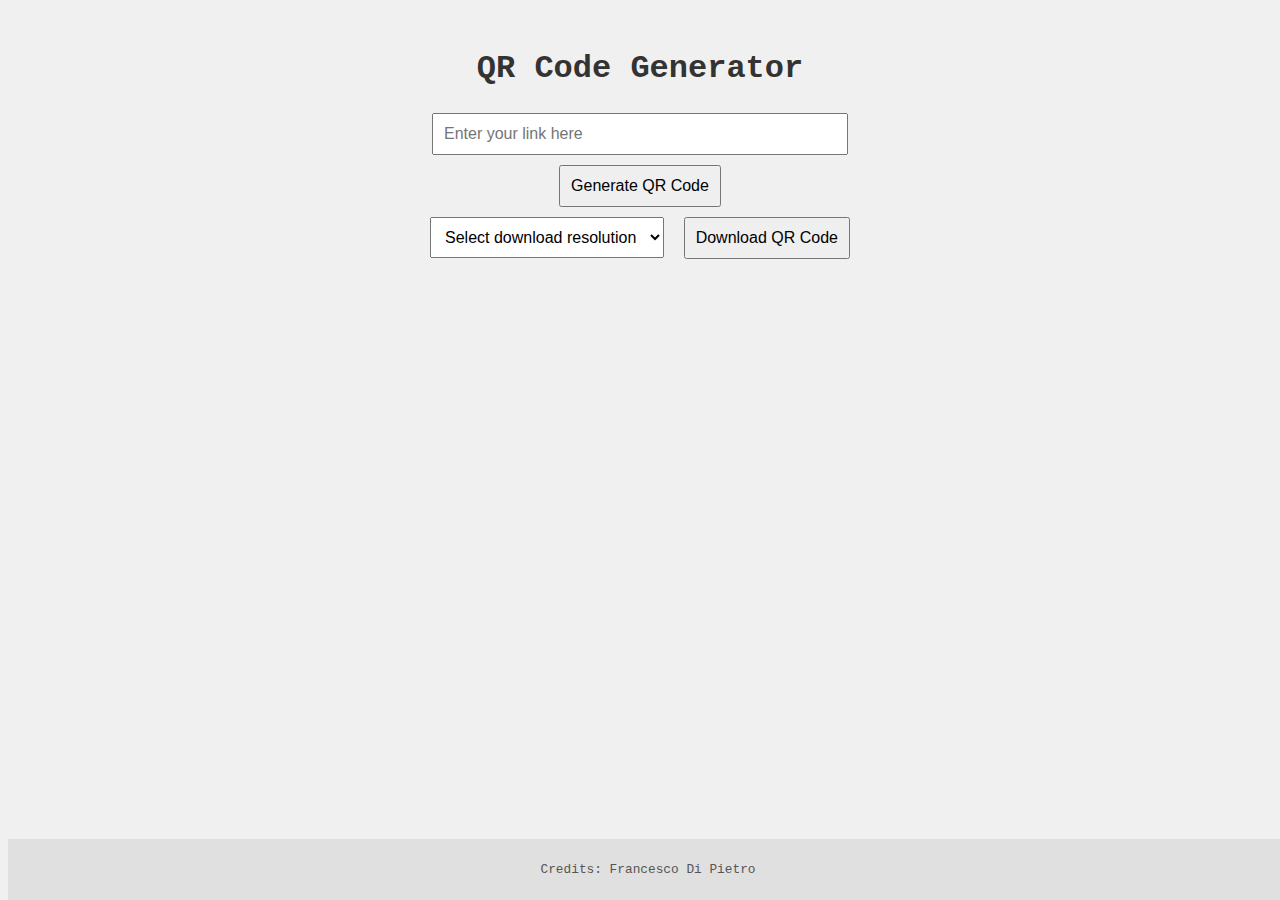
<file: qr.html>
<!DOCTYPE html>
<html lang="en">
<head>
  <meta charset="UTF-8">
  <title>QR Code Generator</title>
  <style>
    /* Old-school vibe styling */
    body {
      background-color: #f0f0f0;
      font-family: 'Courier New', Courier, monospace;
      color: #333;
      text-align: center;
      margin-top: 50px;
      padding-bottom: 60px; /* space for footer */
    }
    input, button, select {
      font-size: 1em;
      padding: 10px;
      margin: 5px;
    }
    #qrcode {
      margin-top: 20px;
    }
    /* Center the generated QR code image */
    #qrcode img {
      display: block;
      margin-left: auto;
      margin-right: auto;
    }
    /* Footer styling */
    footer {
      position: fixed;
      bottom: 0;
      width: 100%;
      background-color: #e0e0e0;
      padding: 10px 0;
      font-size: 0.8em;
      color: #555;
    }
  </style>
</head>
<body>
  <h1>QR Code Generator</h1>
  <input id="link" type="text" placeholder="Enter your link here" size="40"/>
  <br/>
  <button id="generate">Generate QR Code</button>
  <br/>
  <!-- Dropdown to choose a resolution for download -->
  <select id="resolution">
    <option value="">Select download resolution</option>
    <option value="256">256 x 256</option>
    <option value="512">512 x 512</option>
    <option value="1024">1024 x 1024</option>
  </select>
  <button id="download">Download QR Code</button>
  <div id="qrcode"></div>
  
  <!-- Include the local qrcode.min.js file -->
  <script src="qrcode.js"></script> 
  <script>
    // Generate the displayed QR code (128x128)
    document.getElementById('generate').addEventListener('click', function() {
      var link = document.getElementById('link').value.trim();
      document.getElementById('qrcode').innerHTML = "";
      if(link) {
        new QRCode(document.getElementById("qrcode"), {
          text: link,
          width: 128,
          height: 128,
          colorDark : "#000000",
          colorLight : "#ffffff",
          correctLevel : QRCode.CorrectLevel.H
        });
      } else {
        alert("Please enter a valid link!");
      }
    });

    // Download button: generate and download QR code in chosen resolution
    document.getElementById('download').addEventListener('click', function() {
      var link = document.getElementById('link').value.trim();
      var res = document.getElementById('resolution').value;
      if(!link) {
        alert("Please enter a valid link!");
        return;
      }
      if(!res) {
        alert("Please select a download resolution from the dropdown!");
        return;
      }
      // Create a temporary hidden container for generating the high-res QR code
      var tempDiv = document.createElement("div");
      tempDiv.style.visibility = "hidden";
      document.body.appendChild(tempDiv);
      // Generate the QR code at the chosen resolution
      new QRCode(tempDiv, {
        text: link,
        width: parseInt(res),
        height: parseInt(res),
        colorDark : "#000000",
        colorLight : "#ffffff",
        correctLevel : QRCode.CorrectLevel.H
      });
      // Give the library a moment to render the QR code
      setTimeout(function() {
        var img = tempDiv.getElementsByTagName("img")[0];
        if(!img) {
          alert("Failed to generate QR code image!");
          document.body.removeChild(tempDiv);
          return;
        }
        // Create a temporary link to trigger the download
        var a = document.createElement("a");
        a.href = img.src;
        a.download = "qrcode_" + res + "x" + res + ".png";
        document.body.appendChild(a);
        a.click();
        // Cleanup
        document.body.removeChild(a);
        document.body.removeChild(tempDiv);
      }, 100);
    });
  </script>

  <!-- Footer with credits and donation address -->
  <footer>
    <p>Credits: Francesco Di Pietro</p>
  </footer>
</body>
</html>
</file>
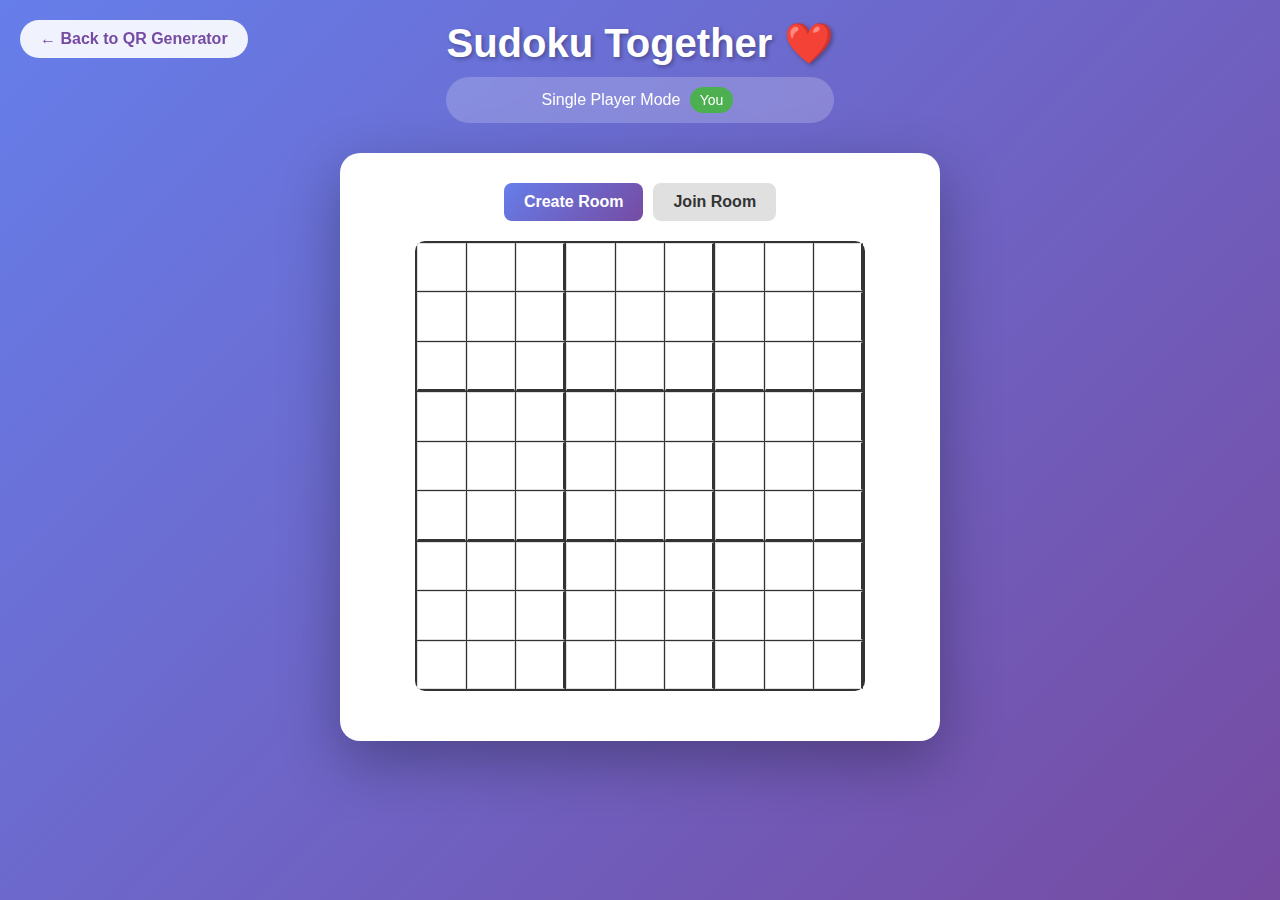
<file: sudoku.html>
<!DOCTYPE html>
<html lang="en">
<head>
  <meta charset="UTF-8">
  <meta name="viewport" content="width=device-width, initial-scale=1.0">
  <title>Sudoku Together ❤️</title>
  <style>
    * {
      margin: 0;
      padding: 0;
      box-sizing: border-box;
    }

    body {
      font-family: 'Segoe UI', Tahoma, Geneva, Verdana, sans-serif;
      background: linear-gradient(135deg, #667eea 0%, #764ba2 100%);
      min-height: 100vh;
      display: flex;
      flex-direction: column;
      align-items: center;
      padding: 20px;
      color: white;
    }

    .header {
      text-align: center;
      margin-bottom: 20px;
    }

    h1 {
      font-size: 2.5em;
      margin-bottom: 10px;
      text-shadow: 2px 2px 4px rgba(0,0,0,0.3);
    }

    .connection-status {
      padding: 10px 20px;
      background: rgba(255,255,255,0.2);
      border-radius: 25px;
      margin-bottom: 10px;
      backdrop-filter: blur(10px);
    }

    .game-container {
      background: white;
      border-radius: 20px;
      padding: 30px;
      box-shadow: 0 20px 60px rgba(0,0,0,0.3);
      max-width: 600px;
      width: 100%;
    }

    .controls {
      display: flex;
      gap: 10px;
      margin-bottom: 20px;
      flex-wrap: wrap;
      justify-content: center;
    }

    button {
      padding: 10px 20px;
      font-size: 16px;
      border: none;
      border-radius: 8px;
      cursor: pointer;
      transition: all 0.3s;
      font-weight: bold;
    }

    .btn-primary {
      background: linear-gradient(135deg, #667eea 0%, #764ba2 100%);
      color: white;
    }

    .btn-secondary {
      background: #e0e0e0;
      color: #333;
    }

    button:hover {
      transform: translateY(-2px);
      box-shadow: 0 5px 15px rgba(0,0,0,0.2);
    }

    .room-info {
      background: #f5f5f5;
      padding: 15px;
      border-radius: 10px;
      margin-bottom: 20px;
      color: #333;
    }

    .room-code {
      font-size: 24px;
      font-weight: bold;
      color: #764ba2;
      font-family: 'Courier New', monospace;
      letter-spacing: 2px;
    }

    #sudoku-board {
      display: grid;
      grid-template-columns: repeat(9, 1fr);
      gap: 1px;
      background: #333;
      padding: 2px;
      border-radius: 10px;
      margin: 20px auto;
      max-width: 450px;
      aspect-ratio: 1;
    }

    .cell {
      background: white;
      border: 1px solid #ddd;
      display: flex;
      align-items: center;
      justify-content: center;
      font-size: 20px;
      font-weight: bold;
      cursor: pointer;
      transition: all 0.2s;
      color: #333;
      position: relative;
    }

    .cell:hover {
      background: #f0f0f0;
    }

    .cell.selected {
      background: #e3f2fd !important;
      box-shadow: inset 0 0 0 2px #2196F3;
    }

    .cell.fixed {
      background: #f5f5f5;
      color: #000;
      font-weight: 900;
      cursor: not-allowed;
    }

    .cell.error {
      background: #ffebee !important;
      color: #d32f2f;
    }

    .cell.highlight {
      background: #fff3e0;
    }

    /* Thicker borders for 3x3 boxes */
    .cell:nth-child(3n) {
      border-right: 2px solid #333;
    }

    .cell:nth-child(n+19):nth-child(-n+27),
    .cell:nth-child(n+46):nth-child(-n+54) {
      border-bottom: 2px solid #333;
    }

    .cell.partner-cursor {
      animation: pulse 1s infinite;
    }

    @keyframes pulse {
      0% { box-shadow: inset 0 0 0 0 rgba(255, 20, 147, 0.7); }
      50% { box-shadow: inset 0 0 0 3px rgba(255, 20, 147, 0.7); }
      100% { box-shadow: inset 0 0 0 0 rgba(255, 20, 147, 0.7); }
    }

    .number-pad {
      display: grid;
      grid-template-columns: repeat(5, 1fr);
      gap: 10px;
      margin-top: 20px;
      max-width: 300px;
      margin-left: auto;
      margin-right: auto;
    }

    .number-btn {
      padding: 15px;
      font-size: 20px;
      font-weight: bold;
      background: linear-gradient(135deg, #667eea 0%, #764ba2 100%);
      color: white;
      border: none;
      border-radius: 10px;
      cursor: pointer;
      transition: all 0.3s;
    }

    .number-btn:hover {
      transform: scale(1.1);
    }

    .clear-btn {
      grid-column: span 2;
      background: #ff6b6b;
    }

    .timer {
      font-size: 24px;
      color: #333;
      text-align: center;
      margin: 10px 0;
      font-family: 'Courier New', monospace;
    }

    .message {
      text-align: center;
      padding: 15px;
      border-radius: 10px;
      margin: 10px 0;
      font-weight: bold;
    }

    .success {
      background: #4CAF50;
      color: white;
    }

    .error-message {
      background: #f44336;
      color: white;
    }

    .back-button {
      position: fixed;
      top: 20px;
      left: 20px;
      background: rgba(255,255,255,0.9);
      color: #764ba2;
      padding: 10px 20px;
      border-radius: 25px;
      text-decoration: none;
      font-weight: bold;
      transition: all 0.3s;
    }

    .back-button:hover {
      background: white;
      transform: translateX(-5px);
    }

    .player-indicator {
      display: inline-block;
      padding: 5px 10px;
      border-radius: 15px;
      margin: 0 5px;
      font-size: 14px;
    }

    .you {
      background: #4CAF50;
    }

    .partner {
      background: #ff1493;
    }

    .difficulty-selector {
      display: flex;
      gap: 10px;
      justify-content: center;
      margin: 15px 0;
    }

    .diff-btn {
      padding: 8px 15px;
      border-radius: 20px;
      border: 2px solid #764ba2;
      background: white;
      color: #764ba2;
      cursor: pointer;
      transition: all 0.3s;
    }

    .diff-btn.active {
      background: #764ba2;
      color: white;
    }

    @media (max-width: 600px) {
      .cell {
        font-size: 16px;
      }
      
      h1 {
        font-size: 1.8em;
      }
    }
  </style>
</head>
<body>
  <a href="index.html" class="back-button">← Back to QR Generator</a>
  
  <div class="header">
    <h1>Sudoku Together ❤️</h1>
    <div class="connection-status" id="status">
      <span id="connection-text">Connecting...</span>
      <span class="player-indicator you">You</span>
      <span class="player-indicator partner" id="partner-indicator" style="display: none;">Partner</span>
    </div>
  </div>

  <div class="game-container">
    <div class="room-info" id="room-info" style="display: none;">
      <p>Share this room code with your partner:</p>
      <div class="room-code" id="room-code"></div>
    </div>

    <div class="controls">
      <button class="btn-primary" id="create-room">Create Room</button>
      <button class="btn-secondary" id="join-room">Join Room</button>
      <button class="btn-primary" id="new-game" style="display: none;">New Game</button>
      <button class="btn-secondary" id="hint" style="display: none;">Hint</button>
      <button class="btn-secondary" id="solve" style="display: none;">Solve</button>
    </div>

    <div class="difficulty-selector" id="difficulty-selector" style="display: none;">
      <button class="diff-btn active" data-level="easy">Easy</button>
      <button class="diff-btn" data-level="medium">Medium</button>
      <button class="diff-btn" data-level="hard">Hard</button>
    </div>

    <div class="timer" id="timer" style="display: none;">00:00</div>

    <div id="message"></div>

    <div id="sudoku-board"></div>

    <div class="number-pad" id="number-pad" style="display: none;">
      <button class="number-btn" data-num="1">1</button>
      <button class="number-btn" data-num="2">2</button>
      <button class="number-btn" data-num="3">3</button>
      <button class="number-btn" data-num="4">4</button>
      <button class="number-btn" data-num="5">5</button>
      <button class="number-btn" data-num="6">6</button>
      <button class="number-btn" data-num="7">7</button>
      <button class="number-btn" data-num="8">8</button>
      <button class="number-btn" data-num="9">9</button>
      <button class="number-btn clear-btn" data-num="0">Clear</button>
    </div>
  </div>

  <script src="sudoku-game.js"></script>
</body>
</html>
</file>
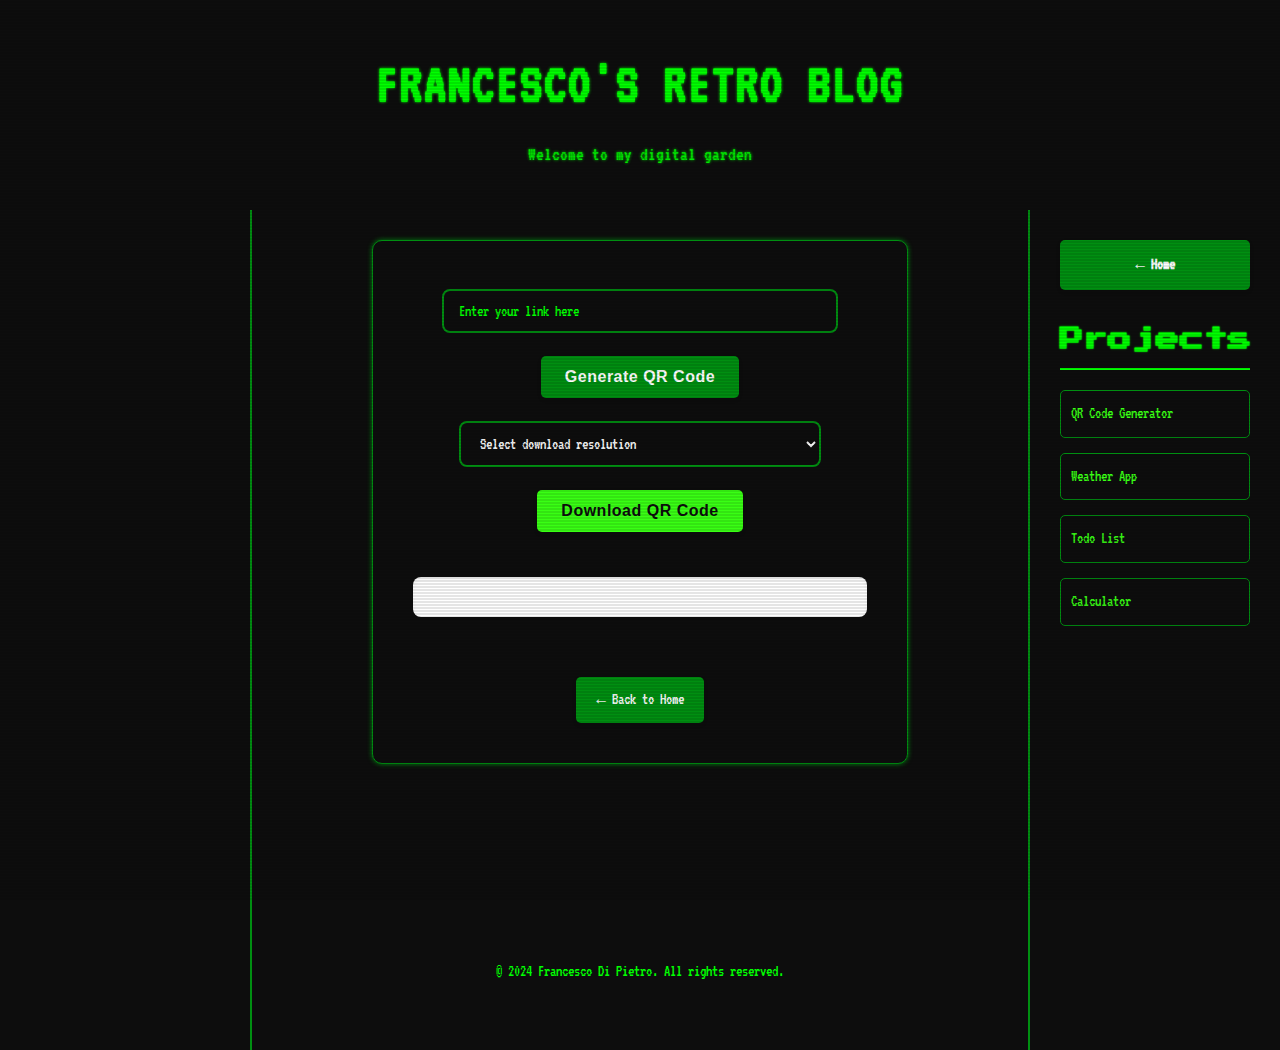
<file: projects/qr-generator.html>
<!DOCTYPE html>
<html lang="en">
<head>
    <meta charset="UTF-8">
    <meta name="viewport" content="width=device-width, initial-scale=1.0">
    <title>QR Code Generator - Francesco's Projects</title>
    <link rel="stylesheet" href="../css/main.css">
    <link rel="stylesheet" href="../css/projects.css">
</head>
<body>
    <div class="main-container">
        <div class="project-content">
            <input id="link" type="text" placeholder="Enter your link here" size="40"/>
            <br/>
            <button id="generate">Generate QR Code</button>
            <br/>
            <select id="resolution">
                <option value="">Select download resolution</option>
                <option value="256">256 x 256</option>
                <option value="512">512 x 512</option>
                <option value="1024">1024 x 1024</option>
            </select>
            <button id="download">Download QR Code</button>
            <div id="qrcode"></div>
            
            <a href="../index.html" class="back-link">← Back to Home</a>
        </div>
    </div>

    <script src="../qrcode.js"></script>
    <script>
        document.getElementById('generate').addEventListener('click', function() {
            var link = document.getElementById('link').value.trim();
            document.getElementById('qrcode').innerHTML = "";
            if(link) {
                new QRCode(document.getElementById("qrcode"), {
                    text: link,
                    width: 128,
                    height: 128,
                    colorDark : "#000000",
                    colorLight : "#ffffff",
                    correctLevel : QRCode.CorrectLevel.H
                });
            } else {
                alert("Please enter a valid link!");
            }
        });

        document.getElementById('download').addEventListener('click', function() {
            var link = document.getElementById('link').value.trim();
            var res = document.getElementById('resolution').value;
            if(!link) {
                alert("Please enter a valid link!");
                return;
            }
            if(!res) {
                alert("Please select a download resolution from the dropdown!");
                return;
            }
            var tempDiv = document.createElement("div");
            tempDiv.style.visibility = "hidden";
            document.body.appendChild(tempDiv);
            new QRCode(tempDiv, {
                text: link,
                width: parseInt(res),
                height: parseInt(res),
                colorDark : "#000000",
                colorLight : "#ffffff",
                correctLevel : QRCode.CorrectLevel.H
            });
            setTimeout(function() {
                var img = tempDiv.getElementsByTagName("img")[0];
                if(!img) {
                    alert("Failed to generate QR code image!");
                    document.body.removeChild(tempDiv);
                    return;
                }
                var a = document.createElement("a");
                a.href = img.src;
                a.download = "qrcode_" + res + "x" + res + ".png";
                document.body.appendChild(a);
                a.click();
                document.body.removeChild(a);
                document.body.removeChild(tempDiv);
            }, 100);
        });
    </script>
    <script src="../js/main.js"></script>
</body>
</html>
</file>
<file: css/main.css>
@import url('https://fonts.googleapis.com/css2?family=Press+Start+2P&family=VT323&display=swap');

:root {
    --black: #0D0D0D;
    --dark-green: #008F11;
    --green: #00FF00;
    --light-green: #39FF14;
    --white: #FFFFFF;
    --sidebar-width: 250px;
    --shadow: 0 4px 6px rgba(0, 0, 0, 0.1);
    --transition: all 0.3s ease;
}

body {
    background-color: var(--black);
    font-family: 'VT323', monospace;
    color: var(--white);
    margin: 0;
    padding: 0;
    line-height: 1.6;
    display: flex;
    flex-wrap: wrap;
    min-height: 100vh;
}

body::before {
    content: " ";
    display: block;
    position: absolute;
    top: 0;
    left: 0;
    width: 100%;
    height: 100%;
    background-image: linear-gradient(
        rgba(18, 16, 16, 0) 50%,
        rgba(0, 0, 0, 0.1) 50%
    );
    background-size: 100% 3px;
    z-index: 2;
    pointer-events: none;
    animation: flicker 0.2s infinite;
}

@keyframes flicker {
    0% { opacity: 0.8; }
    50% { opacity: 1; }
    100% { opacity: 0.8; }
}

/* Header Styles */
header {
    background-color: transparent;
    color: var(--green);
    padding: 40px 20px;
    text-align: center;
    width: 100%;
    box-sizing: border-box;
    text-shadow: 0 0 3px var(--green);
}

.header-content h1 {
    font-family: 'VT323', monospace;
    font-weight: 700;
    font-size: 3.5em;
    letter-spacing: 2px;
    margin: 0;
    text-transform: uppercase;
}

.header-content p {
    margin: 10px 0 0;
    font-size: 1.2em;
    opacity: 0.9;
}

/* Sidebar Styles */
.left-sidebar {
    width: var(--sidebar-width);
    background-color: transparent;
    min-height: calc(100vh - 120px); /* Subtract header height */
}

.right-sidebar {
    width: var(--sidebar-width);
    background-color: transparent;
    min-height: calc(100vh - 120px); /* Subtract header height */
    padding: 30px;
    box-sizing: border-box;
}

.home-link {
    display: block;
    background-color: var(--dark-green);
    color: var(--white);
    padding: 12px 20px;
    text-decoration: none;
    border-radius: 5px;
    margin-bottom: 30px;
    text-align: center;
    font-weight: bold;
    transition: var(--transition);
    box-shadow: 0 2px 4px rgba(0, 0, 0, 0.1);
}

.home-link:hover {
    transform: translateY(-2px);
    box-shadow: 0 4px 8px rgba(0, 0, 0, 0.15);
    background-color: var(--light-green);
    color: var(--black);
}

.right-sidebar h2 {
    font-family: 'Press Start 2P', cursive;
    color: var(--green);
    margin-top: 0;
    font-size: 1.5em;
    border-bottom: 2px solid var(--green);
    padding-bottom: 10px;
    text-shadow: 0 0 2px var(--green);
}

.projects-list {
    list-style: none;
    padding: 0;
    margin: 0;
}

.projects-list li {
    margin: 15px 0;
}

.projects-list a {
    display: block;
    padding: 10px;
    background-color: var(--black);
    border: 1px solid var(--dark-green);
    border-radius: 5px;
    transition: var(--transition);
}

.projects-list a:hover {
    transform: translateY(-2px);
    box-shadow: 0 4px 8px rgba(0, 0, 0, 0.1);
    background-color: var(--dark-green);
    color: var(--white);
}

/* Main Content Styles */
.main-container {
    flex: 1;
    min-width: 300px;
    padding: 30px;
    max-width: 1200px;
    margin: 0 auto;
    min-height: calc(100vh - 120px); /* Subtract header height */
    display: flex;
    flex-direction: column;
    background-color: var(--black);
    border-left: 2px solid var(--dark-green);
    border-right: 2px solid var(--dark-green);
}

/* Footer Styles */
footer {
    text-align: center;
    padding: 20px;
    background-color: transparent;
    color: var(--green);
    width: 100%;
    box-sizing: border-box;
    margin-top: auto;
}

/* Common Button Styles */
button {
    background-color: var(--dark-green);
    color: white;
    border: none;
    cursor: pointer;
    transition: var(--transition);
    padding: 12px 24px;
    border-radius: 5px;
    font-size: 1em;
    font-weight: bold;
    letter-spacing: 0.5px;
    box-shadow: 0 2px 4px rgba(0, 0, 0, 0.1);
}

button:hover {
    background-color: var(--light-green);
    color: var(--black);
    transform: translateY(-2px);
    box-shadow: 0 4px 8px rgba(0, 0, 0, 0.15);
}

/* Common Link Styles */
a {
    color: var(--light-green);
    text-decoration: none;
    transition: var(--transition);
}

a:hover {
    color: var(--green);
} 

/* Responsive Styles */
@media (max-width: 1024px) {
    body {
        flex-direction: column;
    }

    .left-sidebar, .right-sidebar, .main-container {
        width: 100%;
        min-height: auto;
        box-sizing: border-box;
    }
    
    .main-container {
        padding: 20px;
    }

    .left-sidebar {
        display: none; /* It's empty, so we hide it */
    }
}

@media (max-width: 768px) {
    header {
        padding: 20px;
    }

    .header-content h1 {
        font-size: 2em;
    }

    .header-content p {
        font-size: 1em;
    }

    .blog-post {
        padding: 15px;
    }

    .project-content {
        padding: 20px;
    }
}
</file>
<file: css/projects.css>
.project-content {
    background-color: var(--black);
    padding: 40px;
    border: 1px solid var(--dark-green);
    border-radius: 10px;
    box-shadow: 0 0 5px var(--dark-green);
    text-align: center;
    max-width: 800px;
    margin: 0 auto;
    transition: var(--transition);
}

.project-content:hover {
    box-shadow: 0 6px 12px rgba(0, 0, 0, 0.15);
}

.project-content input,
.project-content select {
    font-family: 'VT323', monospace;
    font-size: 1em;
    padding: 12px 15px;
    margin: 8px;
    border: 2px solid var(--dark-green);
    border-radius: 8px;
    width: 80%;
    max-width: 400px;
    transition: var(--transition);
    background-color: var(--black);
    color: var(--white);
}

.project-content input:focus,
.project-content select:focus {
    outline: none;
    border-color: var(--green);
    box-shadow: 0 0 0 3px rgba(0, 255, 0, 0.2);
}

.project-content input::placeholder {
    color: var(--green);
}

.project-content button {
    margin: 15px 8px;
    min-width: 120px;
}

.project-content button:first-of-type {
    background-color: var(--dark-green);
}

.project-content button:last-of-type {
    background-color: var(--light-green);
    color: var(--black);
}

#qrcode {
    margin: 30px auto;
    display: flex;
    justify-content: center;
    align-items: center;
    padding: 20px;
    background-color: var(--white);
    border-radius: 8px;
    box-shadow: inset 0 2px 4px rgba(0, 0, 0, 0.05);
}

#qrcode img {
    display: block;
    margin: 0 auto;
    border-radius: 4px;
    box-shadow: 0 2px 4px rgba(0, 0, 0, 0.1);
}

.back-link {
    display: inline-block;
    background-color: var(--dark-green);
    color: white;
    padding: 10px 20px;
    text-decoration: none;
    border-radius: 5px;
    margin-top: 30px;
    transition: var(--transition);
    box-shadow: 0 2px 4px rgba(0, 0, 0, 0.1);
}

.back-link:hover {
    transform: translateY(-2px);
    box-shadow: 0 4px 8px rgba(0, 0, 0, 0.15);
    background-color: var(--light-green);
    color: var(--black);
}
</file>
